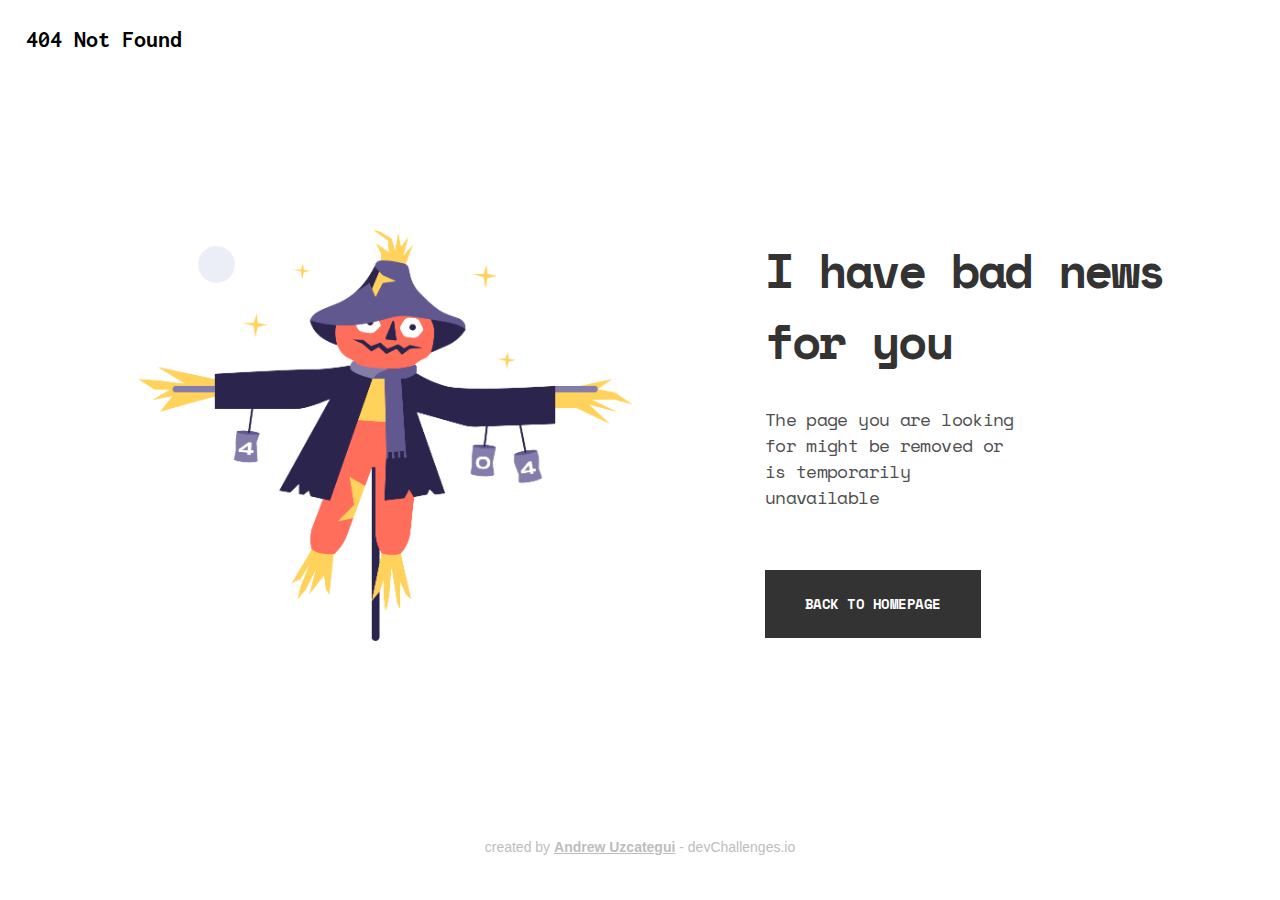
<file: 404 Not Found/index.html>
<!DOCTYPE html>
<html lang="en">
  <html>
    <head>
      <meta charset="utf-8" />
      <meta name="viewport" content="width=device-width, initial-scale=1.0" />
      <link rel="icon" type="image/svg+xml" href="./image/devchallenges.png" />
      <link rel="stylesheet" type="text/css" href="style.css" />
      <link
        href="https://fonts.googleapis.com/css2?family=Inconsolata:wght@400;700&family=Space+Mono:wght@400;700&display=swap"
        rel="stylesheet"
      />
      <title>404 Not Found</title>
    </head>

    <body>
      <header>
        <h1 class="title">404 Not Found</h1>
      </header>

      <main>
        <header class="left">
          <img src="image/Scarecrow.png" alt="Scarecrow" />
        </header>

        <div class="right">
          <h2 class="main-title">
            I have bad news <br />
            for you
          </h2>
          <p class="main-content">
            The page you are looking for might be removed or is temporarily
            unavailable
          </p>
          <input type="submit" value="Back to Homepage" class="button" />
        </div>
      </main>

      <footer>
        <p class="footer">
          created by <u>Andrew Uzcategui</u> - devChallenges.io
        </p>
      </footer>
    </body>
  </html>
</html>
</file>
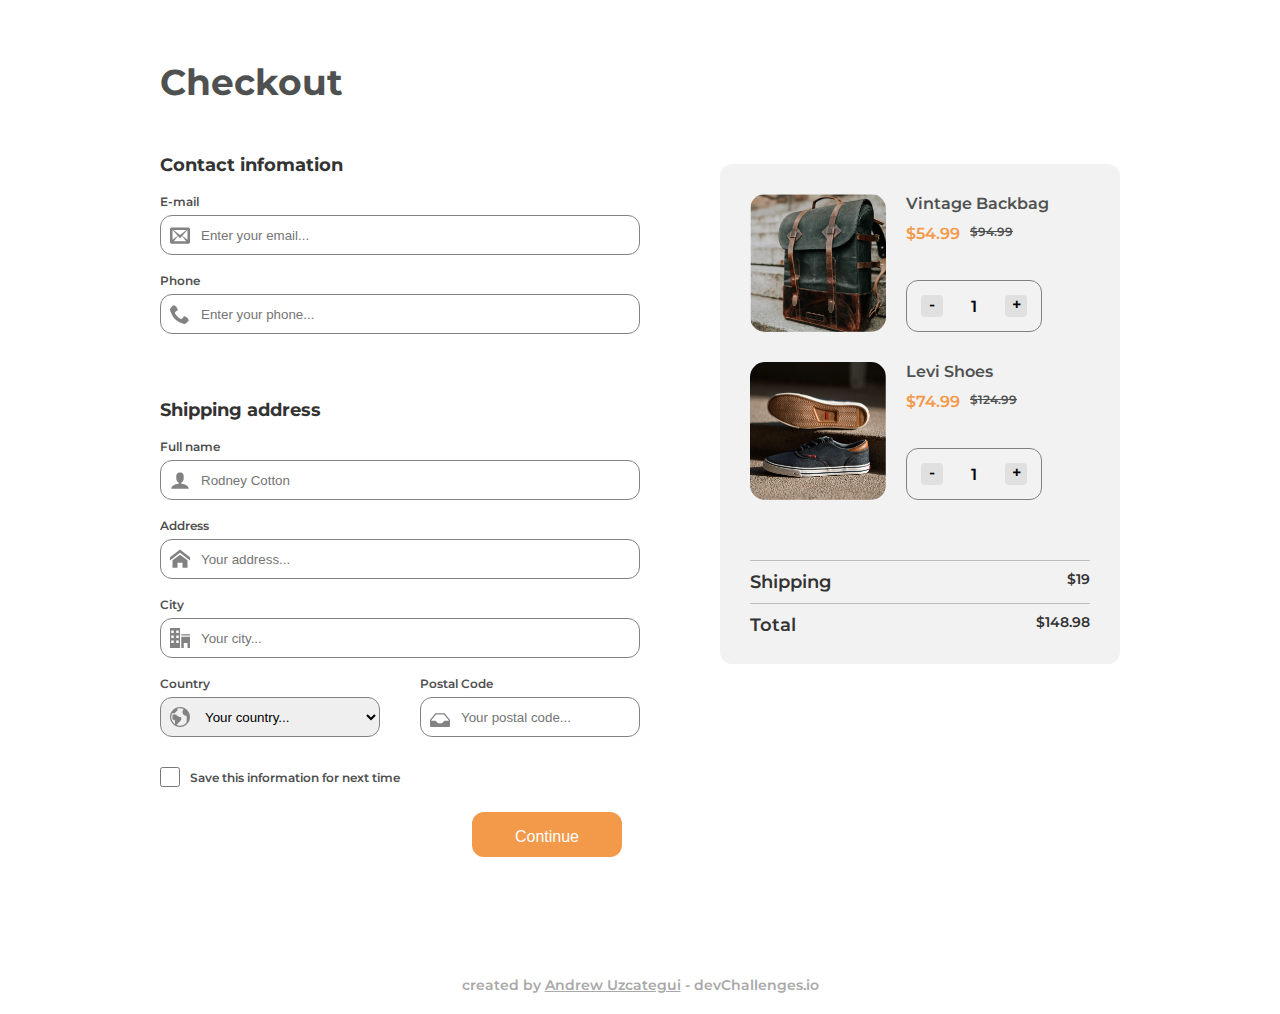
<file: Checkout Page/index.html>
<!DOCTYPE html>
<html lang="en">
  <head>
    <meta charset="utf-8">
    <meta name="viewport" content="width=device-width, initial-scale=1">
    <title>Checkout Page</title>
		<link rel="icon" type="image" href="./images/devchallenges.png" />
    <link rel="stylesheet" type="text/css" href="style.css">
  </head>
  <body>
  <!-- Svg -->
  <svg aria-hidden="true" style="position: absolute; width: 0; height: 0; overflow: hidden;" version="1.1" xmlns="http://www.w3.org/2000/svg" xmlns:xlink="http://www.w3.org/1999/xlink">
    <defs>

      <symbol id="icon-envelop" viewBox="0 0 32 32">
        <path d="M29 4h-26c-1.65 0-3 1.35-3 3v20c0 1.65 1.35 3 3 3h26c1.65 0 3-1.35 3-3v-20c0-1.65-1.35-3-3-3zM12.461 17.199l-8.461 6.59v-15.676l8.461 9.086zM5.512 8h20.976l-10.488 7.875-10.488-7.875zM12.79 17.553l3.21 3.447 3.21-3.447 6.58 8.447h-19.579l6.58-8.447zM19.539 17.199l8.461-9.086v15.676l-8.461-6.59z"></path>
      </symbol>

      <symbol id="icon-phone" viewBox="0 0 32 32">
        <path d="M22 20c-2 2-2 4-4 4s-4-2-6-4-4-4-4-6 2-2 4-4-4-8-6-8-6 6-6 6c0 4 4.109 12.109 8 16s12 8 16 8c0 0 6-4 6-6s-6-8-8-6z"></path>
      </symbol>


      <symbol id="icon-user" viewBox="0 0 32 32">
        <path d="M18 22.082v-1.649c2.203-1.241 4-4.337 4-7.432 0-4.971 0-9-6-9s-6 4.029-6 9c0 3.096 1.797 6.191 4 7.432v1.649c-6.784 0.555-12 3.888-12 7.918h28c0-4.030-5.216-7.364-12-7.918z"></path>
      </symbol>

      <symbol id="icon-home" viewBox="0 0 32 32">
        <path d="M32 18.451l-16-12.42-16 12.42v-5.064l16-12.42 16 12.42zM28 18v12h-8v-8h-8v8h-8v-12l12-9z"></path>
      </symbol>

      <symbol id="icon-office" viewBox="0 0 32 32">
        <path d="M0 32h16v-32h-16v32zM10 4h4v4h-4v-4zM10 12h4v4h-4v-4zM10 20h4v4h-4v-4zM2 4h4v4h-4v-4zM2 12h4v4h-4v-4zM2 20h4v4h-4v-4zM18 10h14v2h-14zM18 32h4v-8h6v8h4v-18h-14z"></path>
      </symbol>

      <symbol id="icon-earth" viewBox="0 0 32 32">
        <path d="M16 0c-8.837 0-16 7.163-16 16s7.163 16 16 16 16-7.163 16-16-7.163-16-16-16zM16 30c-1.967 0-3.84-0.407-5.538-1.139l7.286-8.197c0.163-0.183 0.253-0.419 0.253-0.664v-3c0-0.552-0.448-1-1-1-3.531 0-7.256-3.671-7.293-3.707-0.188-0.188-0.442-0.293-0.707-0.293h-4c-0.552 0-1 0.448-1 1v6c0 0.379 0.214 0.725 0.553 0.894l3.447 1.724v5.871c-3.627-2.53-6-6.732-6-11.489 0-2.147 0.484-4.181 1.348-6h3.652c0.265 0 0.52-0.105 0.707-0.293l4-4c0.188-0.188 0.293-0.442 0.293-0.707v-2.419c1.268-0.377 2.61-0.581 4-0.581 2.2 0 4.281 0.508 6.134 1.412-0.13 0.109-0.256 0.224-0.376 0.345-1.133 1.133-1.757 2.64-1.757 4.243s0.624 3.109 1.757 4.243c1.139 1.139 2.663 1.758 4.239 1.758 0.099 0 0.198-0.002 0.297-0.007 0.432 1.619 1.211 5.833-0.263 11.635-0.014 0.055-0.022 0.109-0.026 0.163-2.541 2.596-6.084 4.208-10.004 4.208z"></path>
      </symbol>


      <symbol id="icon-drawer2" viewBox="0 0 32 32">
        <path d="M31.781 20.375l-8-10c-0.19-0.237-0.477-0.375-0.781-0.375h-14c-0.304 0-0.591 0.138-0.781 0.375l-8 10c-0.142 0.177-0.219 0.398-0.219 0.625v9c0 1.105 0.895 2 2 2h28c1.105 0 2-0.895 2-2v-9c0-0.227-0.077-0.447-0.219-0.625zM30 22h-7l-4 4h-6l-4-4h-7v-0.649l7.481-9.351h13.039l7.481 9.351v0.649z"></path>
       </symbol>

    </defs>
  </svg>


    <header class="container">
      <h1>Checkout</h1>
    </header>

    <section class="section container">
    	<div class="checkout ">
	      <h5 class="form-title">Contact infomation</h5>
	      <form action="">

	        <label>E-mail</label>
	        <div class="form-header">
	          <svg class="icon icon-envelop"><use xlink:href="#icon-envelop"></use></svg>
	          <input type="email" class="email" placeholder="Enter your email..." required>
	        </div>

	        <label>Phone</label>
	        <div class="form-header">
	          <svg class="icon icon-phone"><use xlink:href="#icon-phone"></use></svg>
	          <input type="tel" class="phone" placeholder="Enter your phone..." required>
	        </div>


	        <h5 class="form-title">Shipping address</h5>
	        <form action="">

	          <label>Full name</label>
	          <div class="form-header">
	            <svg class="icon icon-user"><use xlink:href="#icon-user"></use></svg>
	            <input type="text" class="name" placeholder="Rodney Cotton" required>
	          </div>

	          <label>Address</label>
	          <div class="form-header">
	            <svg class="icon icon-home"><use xlink:href="#icon-home"></use></svg>
	            <input type="address" class="address" placeholder="Your address..." required>
	          </div>

	          <label>City</label>
	          <div class="form-header">
	            <svg class="icon icon-office"><use xlink:href="#icon-office"></use></svg>
	            <input type="address" class="city" placeholder="Your city...">
	          </div>

	          <div class="flex">
	              <div class="mg">
	                <label>Country</label>
	                <div class="form-header">
	                 <svg class="icon icon-earth"><use xlink:href="#icon-earth"></use></svg>
	                  <select name="" id="">
	                    <option value="0" selected disabled>Your country...</option>
	                    <option value="0">Turkey</option>
	                    <option value="0">France</option>
	                    <option value="0">Holland</option>
	                  </select>
	                </div>
	              </div>

	              <div>
	                <label>Postal Code</label>
	                  <div class="form-header">
	                   <svg class="icon icon-drawer2"><use xlink:href="#icon-drawer2"></use></svg>
	                    <input type="text" class="postal-code" placeholder="Your postal code...">
	                  </div>
	              </div>
	          </div>

	          <div class="checkbox">
	            <input type="checkbox" id="check">
	            <label for="check">Save this information for next time</label>
	          </div>

	          
	          <button type="submit">Continue</button>



	      </form>
	    </div>

	    <div class="card">

	    	<div class="product">
	    		<img src="images/photo1.png" alt="photo1">
	    		<div class="information">
	    			<h4>Vintage Backbag</h4>
		    		<div class="price">
		    			<p>$54.99</p>
		    			<span>$94.99</span>
		    		</div>
		    		<div class="qty">
		    			<div class="minus custom-number-input__minus">-</div>
		    			<p class="custom-number-input__number">1</p>
		    			<div class="plus custom-number-input__plus">+</div>
		    		</div>
	    		</div>
	    	</div>

	    	<div class="product">
	    		<img src="images/photo2.png" alt="photo2">
	    		<div class="information">
	    			<h4>Levi Shoes</h4>
		    		<div class="price">
		    			<p>$74.99</p>
		    			<span>$124.99</span>
		    		</div>
		    		<div class="qty">
		    			<div class="minus custom-number-input__minus">-</div>
		    			<p class="custom-number-input__number">1</p>
		    			<div class="plus custom-number-input__plus">+</div>
		    		</div>
	    		</div>
	    	</div>

	    	<div class="item-main">
	    		<div class="item">
		    		<p class="item-name">Shipping</p>
		    		<p class="item-price">$19</p>
		    	</div>
		    	
		    	<div class="item">
		    		<p class="item-name">Total</p>
		    		<p class="item-price">$148.98</p>
		    	</div>
	    	</div>

	    </div>

    </section>

		<footer>
			<p class="footer">
				created by <u>Andrew Uzcategui</u> - devChallenges.io
			</p>
		</footer>


    <script src="./index.js"></script>
  </body>
</html>
</file>
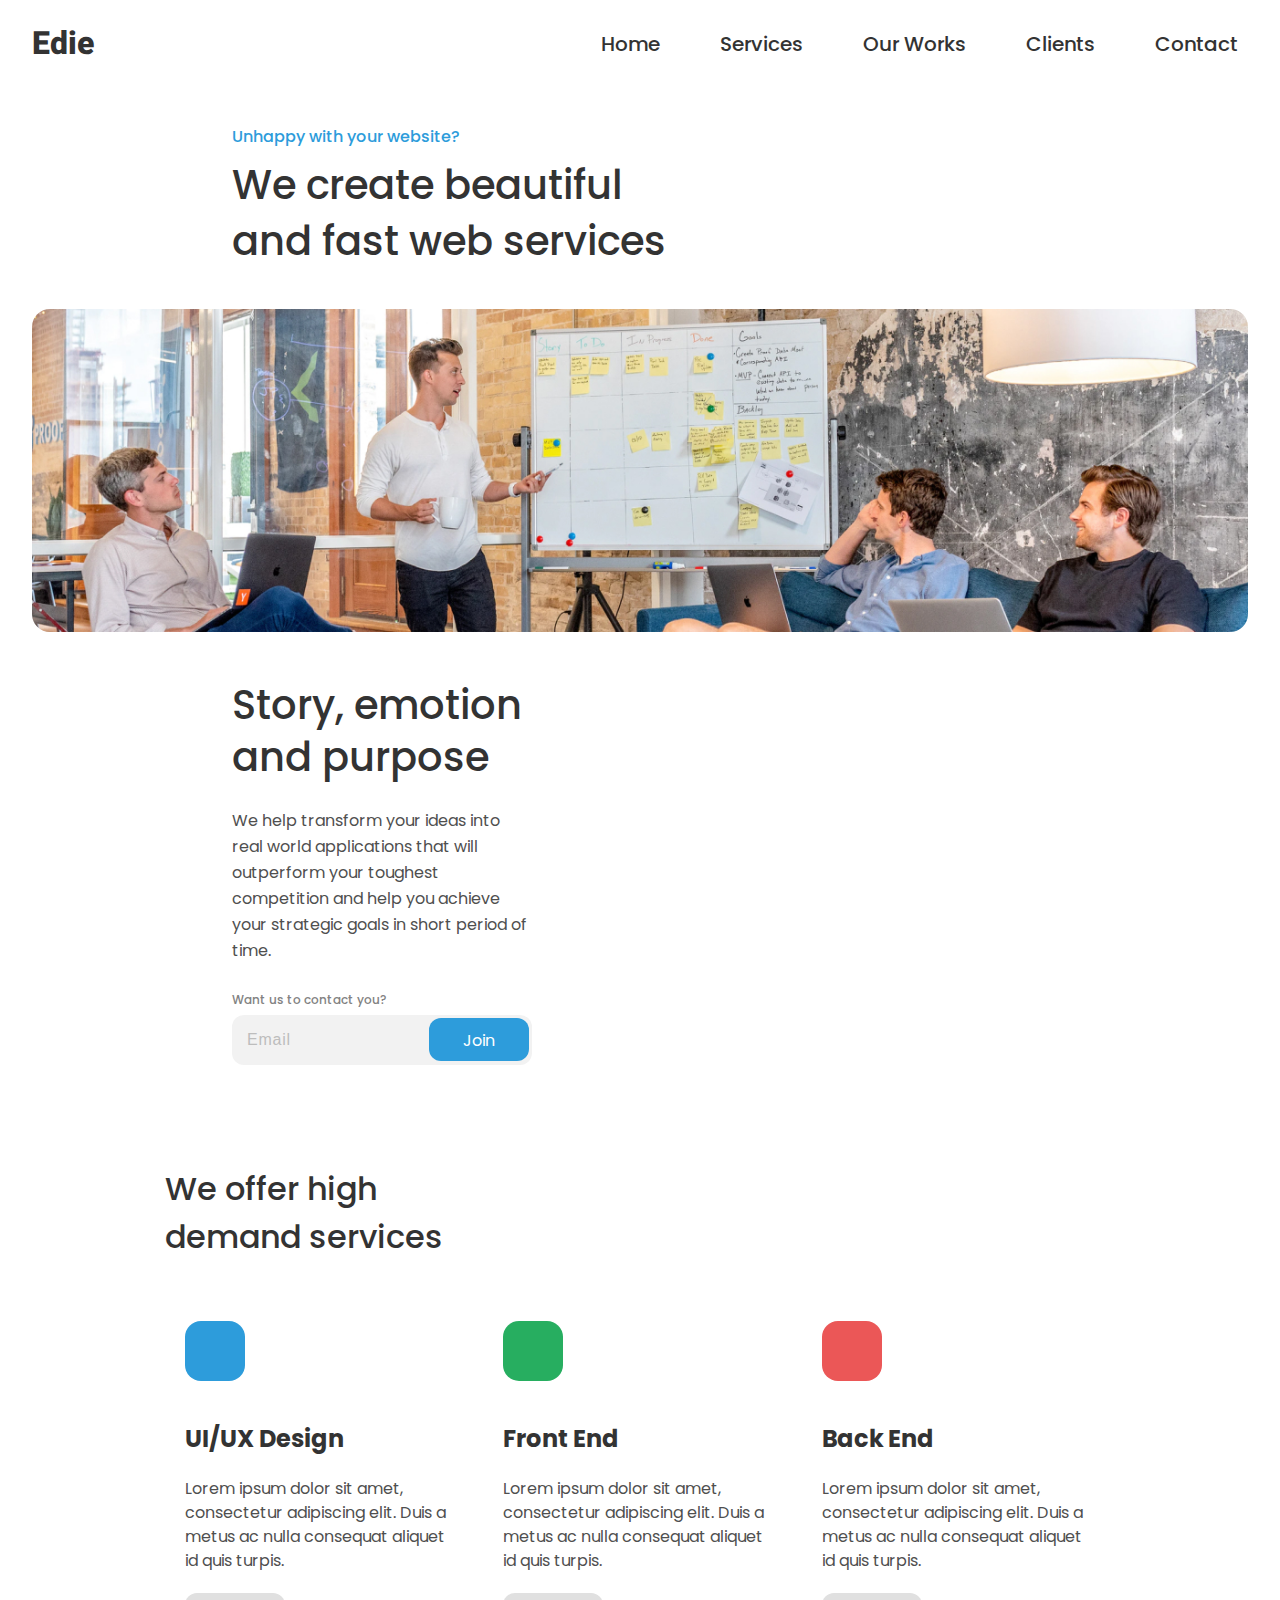
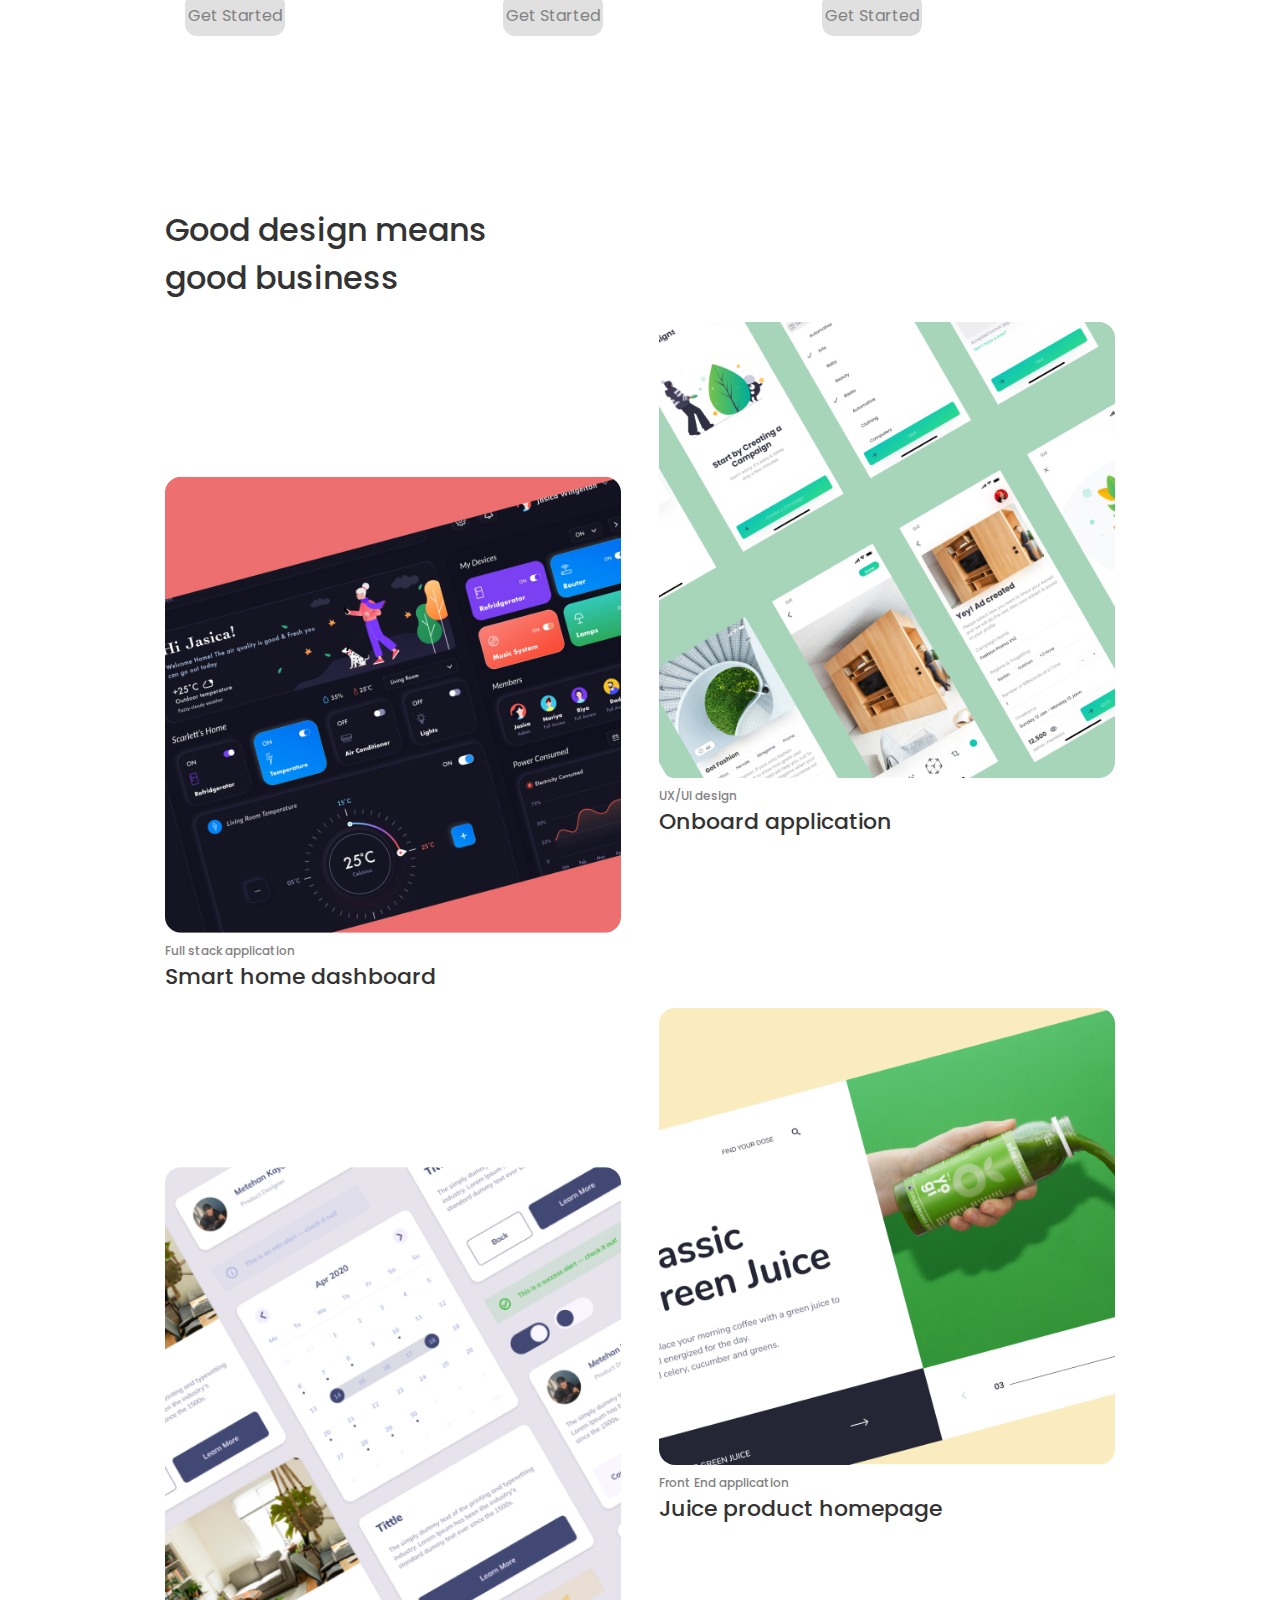
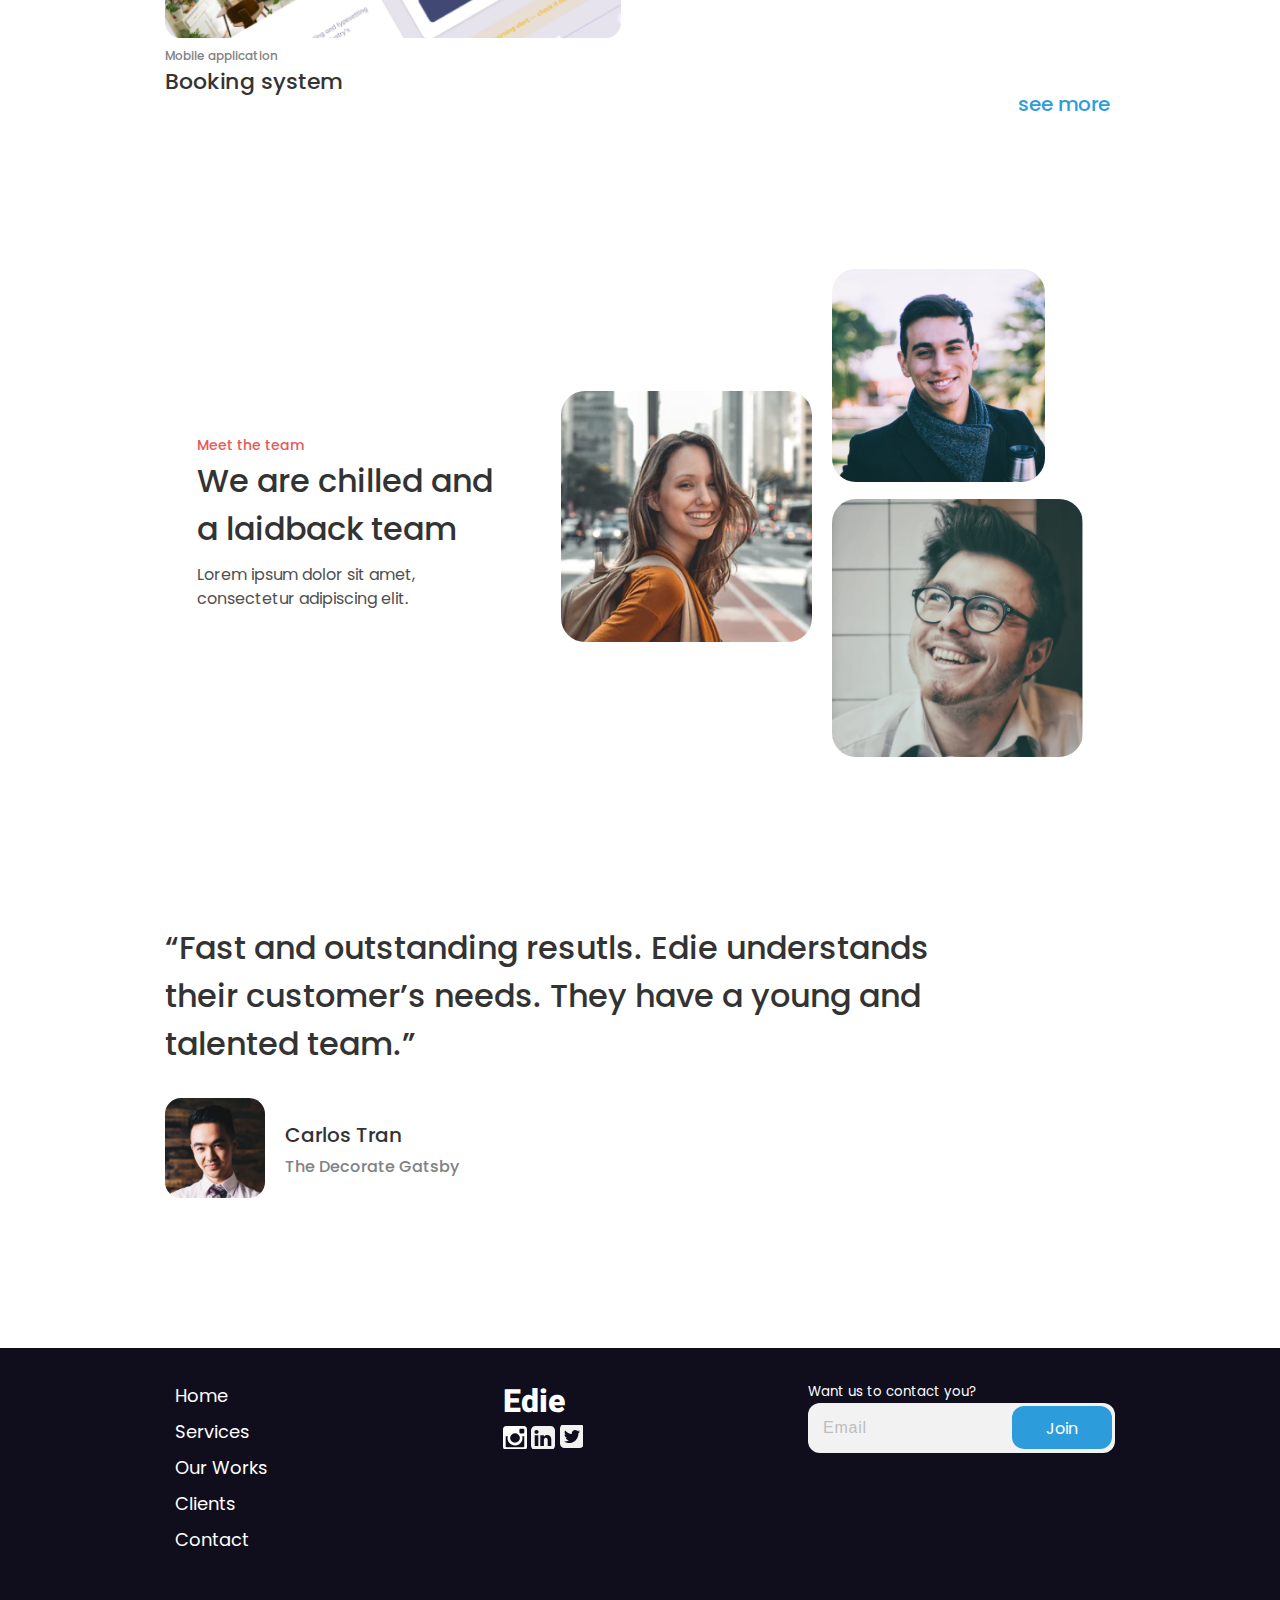
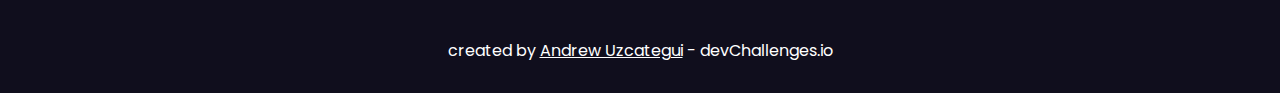
<file: Edie homepage/index.html>
<!DOCTYPE html>
<html lang="en">
  <head>
    <meta charset="UTF-8" />
    <meta name="viewport" content="width=device-width, initial-scale=1.0" />
    <link rel="icon" type="image/svg+xml" href="./images/devchallenges.png" />
    <link rel="stylesheet" href="css/style.css" />
    <link
      rel="stylesheet"
      href="https://use.fontawesome.com/releases/v5.8.1/css/all.css"
      integrity="sha384-50oBUHEmvpQ+1lW4y57PTFmhCaXp0ML5d60M1M7uH2+nqUivzIebhndOJK28anvf"
      crossorigin="anonymous"
    />
    <link
      href="https://fonts.googleapis.com/css2?family=Heebo:wght@800&family=Poppins:wght@400;500;600;700&display=swap"
      rel="stylesheet"
    />
    <title>Edie Homepage</title>
  </head>
  <body>
    <!-- Nav -->
    <div class="container">
      <header>
        <input type="checkbox" id="check" />
        <nav>
          <a href="index.html" class="logo">Edie</a>

          <ul>
            <li><a href="index.html">Home</a></li>
            <li><a href="#services">Services</a></li>
            <li><a href="#our-works">Our Works</a></li>
            <li><a href="#clients">Clients</a></li>
            <li><a href="#contact">Contact</a></li>
            <label for="check" class="hide">
              <i class="fas fa-times fa-2x"></i>
            </label>
          </ul>

          <label for="check" class="show">
            <i class="fas fa-bars fa-2x"></i>
          </label>
        </nav>
      </header>

      <main>
        <div class="main-container main-header">
          <p>Unhappy with your website?</p>
          <h1>We create beautiful and fast web services</h1>
        </div>
        <img src="images/heroImage.jpg" alt="heroImage" />
        <div class="main-container main-content">
          <h2>Story, emotion and purpose</h2>
          <p>
            We help transform your ideas into real world applications that will
            outperform your toughest competition and help you achieve your
            strategic goals in short period of time.
          </p>
          <small>Want us to contact you?</small>
          <form>
            <div class="form-group">
              <input type="email" placeholder="Email" />
              <a href="#" class="btn btn-primary btn-join">Join</a>
            </div>
          </form>
        </div>
      </main>
    </div>

    <div class="container-big">
      <section class="offer" id="services">
        <h2 class="offer-title">
          We offer high<br />
          demand services
        </h2>
        <div class="cards">
          <div class="card">
            <div class="icon icon-pen">
              <i class="fas fa-pen fa-2x"></i>
            </div>
            <h3 class="card-title">UI/UX Design</h3>
            <p class="card-content">
              Lorem ipsum dolor sit amet, consectetur adipiscing elit. Duis a
              metus ac nulla consequat aliquet id quis turpis.
            </p>
            <a href="#" class="btn btn-gray">Get Started</a>
          </div>

          <div class="card">
            <div class="icon icon-angle">
              <i class="fas fa-angle-double-right fa-2x"></i>
            </div>
            <h3 class="card-title">Front End</h3>
            <p class="card-content">
              Lorem ipsum dolor sit amet, consectetur adipiscing elit. Duis a
              metus ac nulla consequat aliquet id quis turpis.
            </p>
            <a href="#" class="btn btn-gray">Get Started</a>
          </div>

          <div class="card">
            <div class="icon icon-align">
              <i class="fas fa-align-left fa-2x"></i>
            </div>
            <h3 class="card-title">Back End</h3>
            <p class="card-content">
              Lorem ipsum dolor sit amet, consectetur adipiscing elit. Duis a
              metus ac nulla consequat aliquet id quis turpis.
            </p>
            <a href="#" class="btn btn-gray">Get Started</a>
          </div>
        </div>
      </section>

      <section class="projects" id="our-works">
        <h2 class="offer-title">
          Good design means<br />
          good business
        </h2>

        <div class="project">
          <div class="project-item left">
            <img src="images/smarthome.jpg" alt="smarthome" />
            <small>Full stack application</small>
            <p class="project-item-content">Smart home dashboard</p>
          </div>

          <div class="project-item">
            <img src="images/onboard.png" alt="onboard" />
            <small>UX/UI design</small>
            <p class="project-item-content">Onboard application</p>
          </div>

          <div class="project-item left">
            <img src="images/booking.png" alt="booking" />
            <small>Mobile application</small>
            <p class="project-item-content">Booking system</p>
          </div>

          <div class="project-item">
            <img src="images/juice-product.png" alt="juice-product" />
            <small>Front End application</small>
            <p class="project-item-content">Juice product homepage</p>
          </div>
        </div>
        <div class="see-more">
          <a href="#"
            >see more
            <i class="fas fa-arrow-right"></i>
          </a>
        </div>
      </section>

      <section class="team">
        <div class="team-main">
          <p class="team-title">Meet the team</p>
          <h2 class="offer-title">We are chilled and a laidback team</h2>
          <p class="team-content">
            Lorem ipsum dolor sit amet, consectetur adipiscing elit.
          </p>
        </div>

        <div class="team-images">
          <img src="images/person3.png" alt="person3" class="img3" />
          <div>
            <img src="images/person1.png" alt="person1" class="img1" />
            <img src="images/person2.png" alt="person2" class="img2" />
          </div>
        </div>
      </section>

      <section class="section-footer" id="clients">
        <blockquote>
          “Fast and outstanding resutls. Edie understands their customer’s
          needs. They have a young and talented team.”
        </blockquote>
        <div class="card">
          <img src="images/person4.png" alt="person4" />
          <div>
            <p class="name">Carlos Tran</p>
            <p class="title">The Decorate Gatsby</p>
          </div>
        </div>
      </section>
    </div>

    <footer>
      <div class="container-big" id="contact">
        <nav class="footer-nav">
          <ul>
            <li><a href="#">Home</a></li>
            <li><a href="#">Services</a></li>
            <li><a href="#">Our Works</a></li>
            <li><a href="#">Clients</a></li>
            <li><a href="#">Contact</a></li>
          </ul>
        </nav>

        <div class="svg-group">
          <a href="index.html" class="logo">Edie</a>
          <div>
            <a href="#"><img src="images/instagram.svg" alt="instagram" /></a>
            <a href="#"><img src="images/linkedin.svg" alt="linkedin" /></a>
            <a href="#"><img src="images/twitter.svg" alt="twitter" /></a>
          </div>
        </div>

        <div>
          <small>Want us to contact you?</small>
          <form>
            <div class="form-group">
              <input type="email" placeholder="Email" />
              <a href="#" class="btn btn-primary btn-join">Join</a>
            </div>
          </form>
        </div>
      </div>

      <p class="footer">
        created by <u>Andrew Uzcategui</u> - devChallenges.io
      </p>
    </footer>
  </body>
</html>
</file>
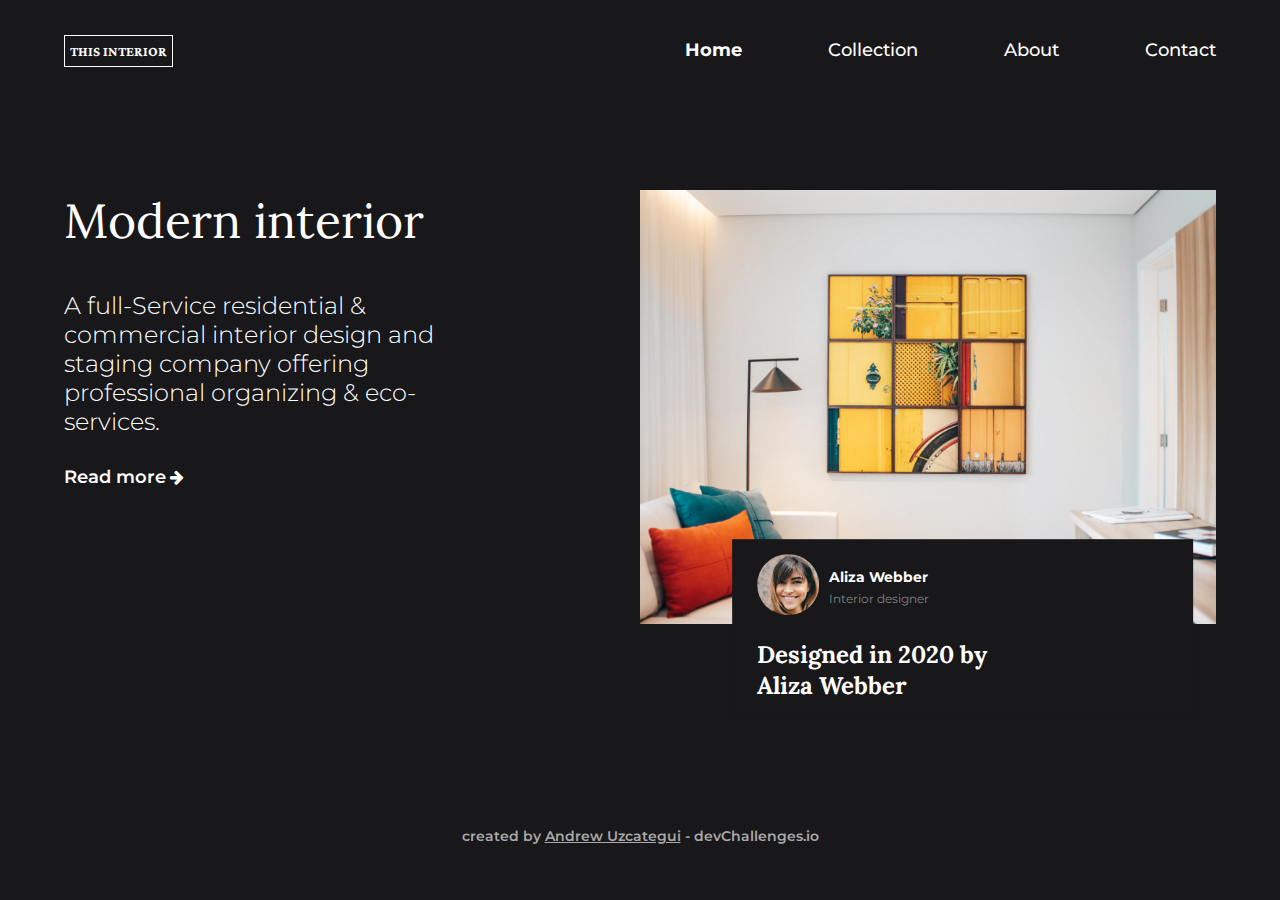
<file: Interior Consultant/index.html>
<!DOCTYPE html>
<html lang="en">
  <head>
    <meta charset="utf-8" />
    <meta
      name="viewport"
      content="width=device-width, initial-scale=1, maximum-scale=5"
    />
    <link rel="icon" type="image" href="./images/devchallenges.png" />
    <link rel="stylesheet" href="style.css" />
    <link
      rel="stylesheet"
      href="https://cdnjs.cloudflare.com/ajax/libs/font-awesome/4.7.0/css/font-awesome.min.css"
    />
    <link
      href="https://fonts.googleapis.com/css2?family=Crimson+Pro:wght@200&family=Lora:wght@400;700&family=Montserrat:wght@300;500;600&display=swap"
      rel="stylesheet"
    />

    <title>Interior Consultant</title>
  </head>
  <body>
    <header class="Header container">
      <h2 class="logo"><a href="#">This Interior</a></h2>
      <input type="checkbox" id="check" />

      <label for="check" class="show-menu">
        <i class="fa fa-bars"></i>
      </label>

      <nav>
        <ul>
          <li><a href="#" class="active">Home</a></li>
          <li><a href="#">Collection</a></li>
          <li><a href="#">About</a></li>
          <li><a href="#">Contact</a></li>
        </ul>
        <label for="check" class="hide-menu">
          <i class="fa fa-times"></i>
        </label>
      </nav>
    </header>

    <main class="Main container">
      <section class="main-content">
        <h1 class="main-content-header">Modern interior</h1>
        <p class="main-content-p">
          A full-Service residential & commercial interior design and staging
          company offering professional organizing & eco-services.
        </p>
        <a href="#">Read more</a>
        <i class="fa fa-arrow-right"></i>
      </section>

      <section class="main-image">
        <img src="images/photo1.png" alt="photo1" />

        <div class="card">
          <div class="card-header">
            <div class="card-header-img">
              <img src="images/photo2.png" alt="photo2" />
            </div>
            <div class="card-header-content">
              <h4>Aliza Webber</h4>
              <p>Interior designer</p>
            </div>
          </div>
          <div class="card-main">
            <h4>Designed in 2020 by Aliza Webber</h4>
          </div>
        </div>
      </section>
    </main>

    <footer>
      <p class="footer">
        created by <u>Andrew Uzcategui</u> - devChallenges.io
      </p>
    </footer>
  </body>
</html>
</file>
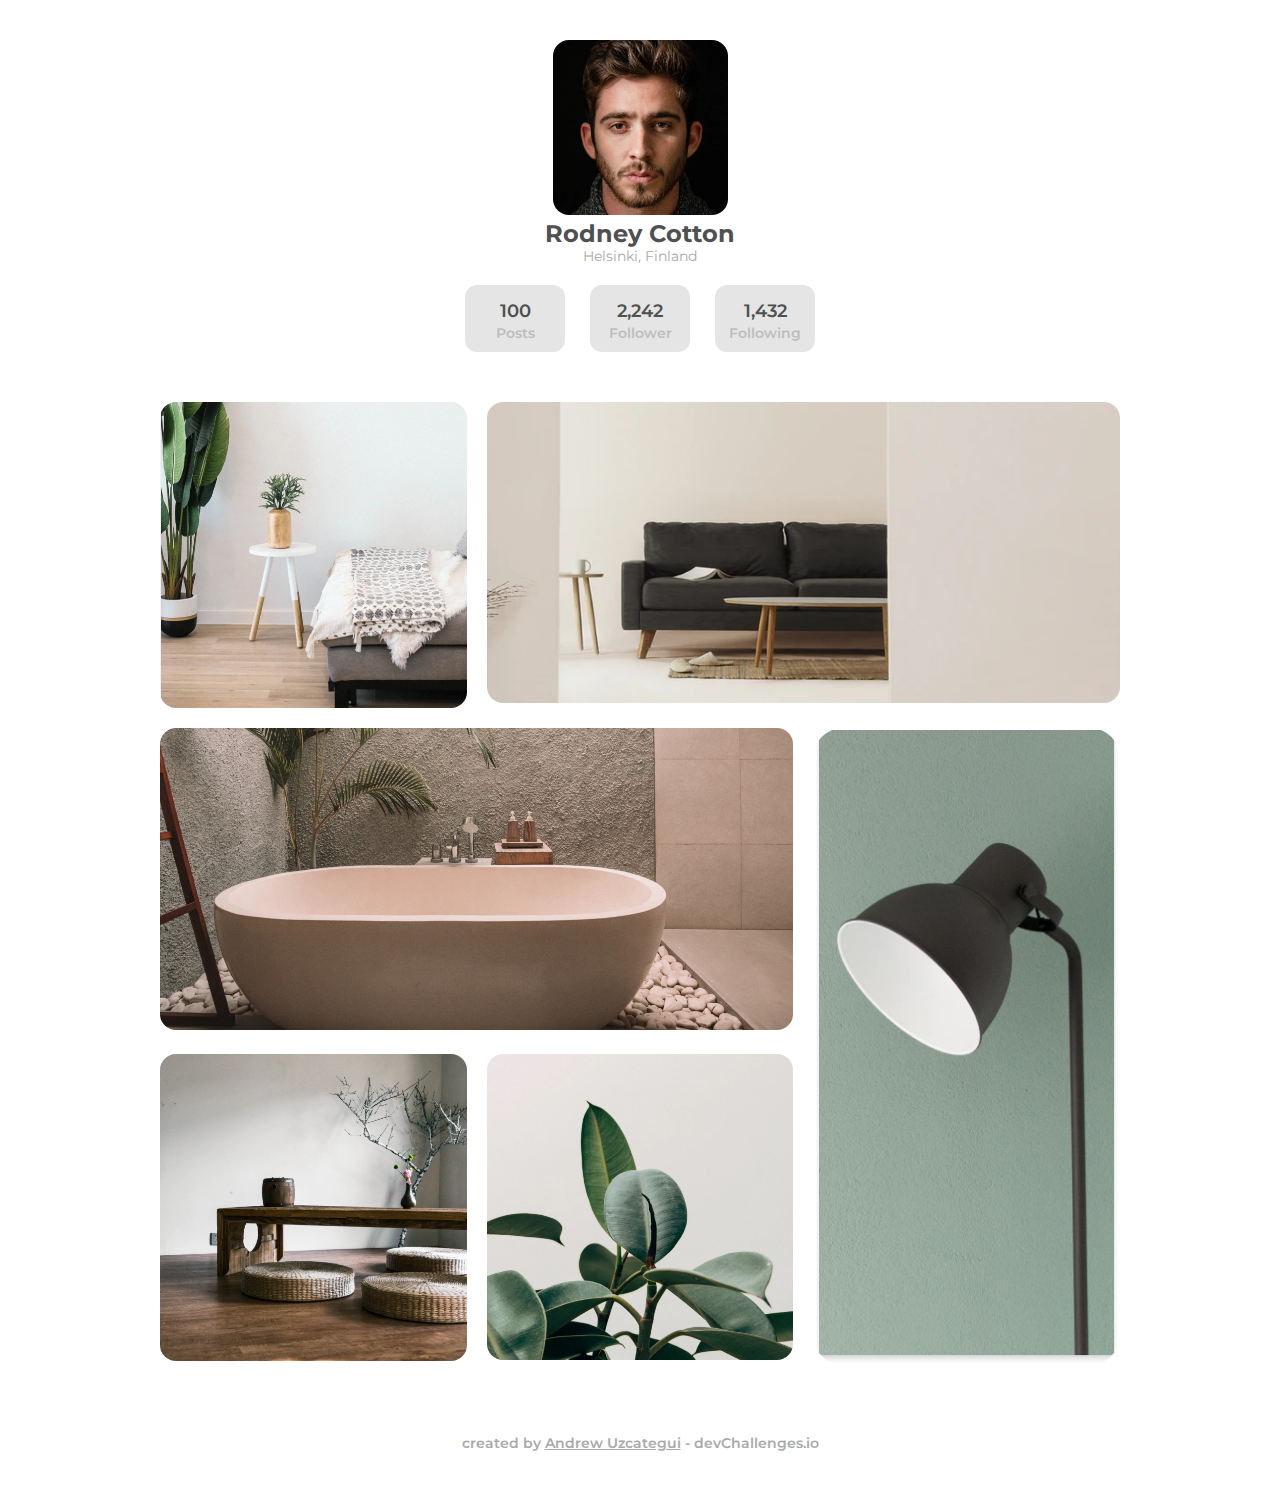
<file: My Gallery/index.html>
<!DOCTYPE html>
<html lang="en">
  <head>
    <meta charset="utf-8" />
    <meta name="viewport" content="width=device-width, initial-scale=1.0" />
    <title>My Gallery Master</title>
    <link rel="icon" type="image" href="./images/devchallenges.png" />
    <link rel="stylesheet" type="text/css" href="style.css" />
  </head>
  <body>
    <div class="container">
      <header>
        <div class="profile">
          <img
            src="images/profilePhoto.png"
            alt="profilePhoto"
            class="profile-img"
          />
          <h2>Rodney Cotton</h2>
          <p>Helsinki, Finland</p>
          <div class="profile-info">
            <div class="profile-item">
              <p class="number">100</p>
              <p class="desc">Posts</p>
            </div>
            <div class="profile-item">
              <p class="number">2,242</p>
              <p class="desc">Follower</p>
            </div>
            <div class="profile-item">
              <p class="number">1,432</p>
              <p class="desc">Following</p>
            </div>
          </div>
        </div>
      </header>

      <main>
        <img src="images/photo1.png" class="img p1" />
        <img src="images/photo2.png" class="img p2" />
        <img src="images/photo3.png" class="img p3" />
        <img src="images/photo4.png" class="img p4" />
        <img src="images/photo6.png" class="img p6" />
        <img src="images/photo5.png" class="img p5" />
      </main>

      <footer>
        <p class="footer">
          created by <u>Andrew Uzcategui</u> - devChallenges.io
        </p>
      </footer>
    </div>
  </body>
</html>
</file>
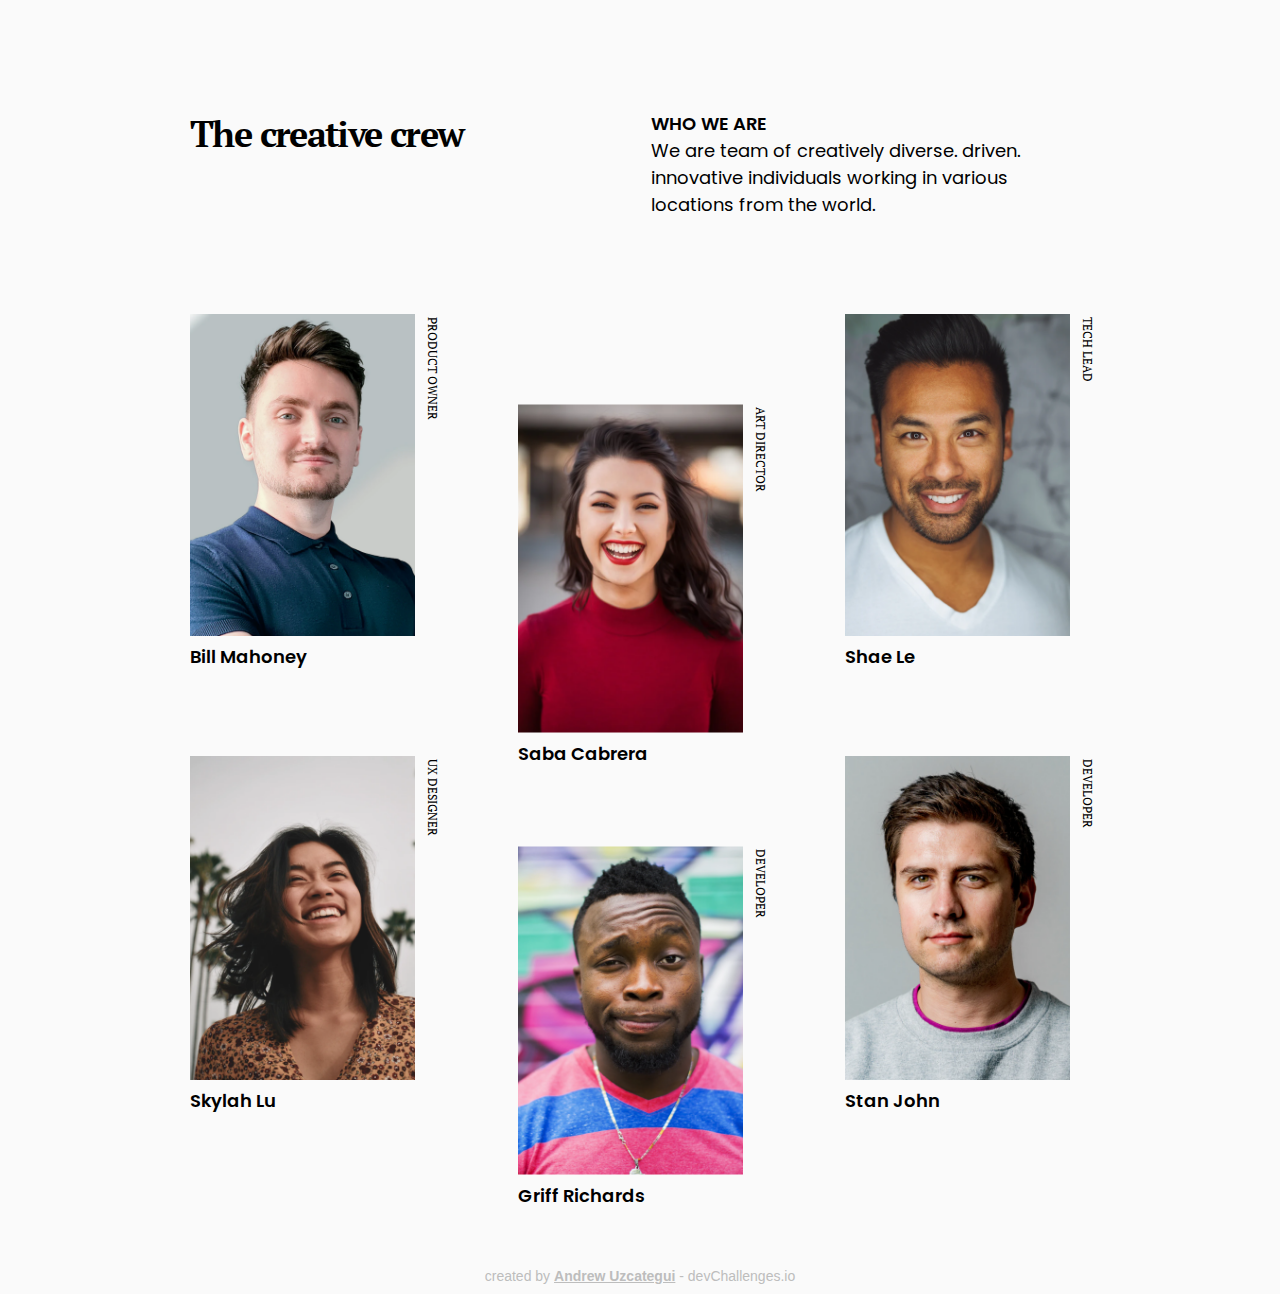
<file: My team page/index.html>
<!DOCTYPE html>
<html lang="en">
<html>
	<head>
		<meta charset="utf-8">
		<meta name="viewport" content="width=device-width, initial-scale=1, shrink-to-fit=no">
		<link rel="icon" type="image" href="./images/devchallenges.png" />
		<title>My team page</title>
		<link rel="stylesheet" type="text/css" href="style.css">
		<link href="https://fonts.googleapis.com/css2?family=PT+Serif:wght@400;700&family=Poppins:wght@400;600&display=swap" rel="stylesheet">
	</head>
	<body>	
		<div class="container">
			<header class="Header">
				<h1 class="Header-main">The creative crew</h1>
				<div class="Header-content">
					<h3 class="Header-title">Who we are</h3>
					<p class="Header-subtitle">We are team of creatively diverse.  driven.  innovative individuals working in various locations from the world.</p>
				</div>
			</header>
			<main >
				<div class="images-group">
					<img src="images/photo1.png" alt="" class="image">
					<p class="title">Product owner</p>	
					<p class="name">Bill Mahoney</p>
				</div>
				<div class="images-group middle right">
					<img src="images/photo2.png" alt="" class="image">
					<p class="title">Art director</p>	
					<p class="name">Saba Cabrera</p>
				</div>
				<div class="images-group">
					<img src="images/photo3.png" alt="" class="image">
					<p class="title">Tech Lead</h3>	
					<p class="name">Shae Le</p>
				</div>
				<div class="images-group right">
					<img src="images/photo4.png" alt="" class="image">
					<p class="title">UX Designer</h3>	
					<p class="name">Skylah Lu</p>
				</div>
				<div class="images-group middle">
					<img src="images/photo5.png" alt="" class="image">
					<p class="title">Developer</h3>	
					<p class="name">Griff Richards</p>
				</div>
				<div class="images-group right">
					<img src="images/photo6.png" alt="" class="image">
					<p class="title">Developer</h3>	
					<p class="name">Stan John</p>
				</div>
			</main>
			<footer>
        <p class="footer">
          created by <u>Andrew Uzcategui</u> - devChallenges.io
        </p>
      </footer>
		</div>
	</body>
</html>
</file>
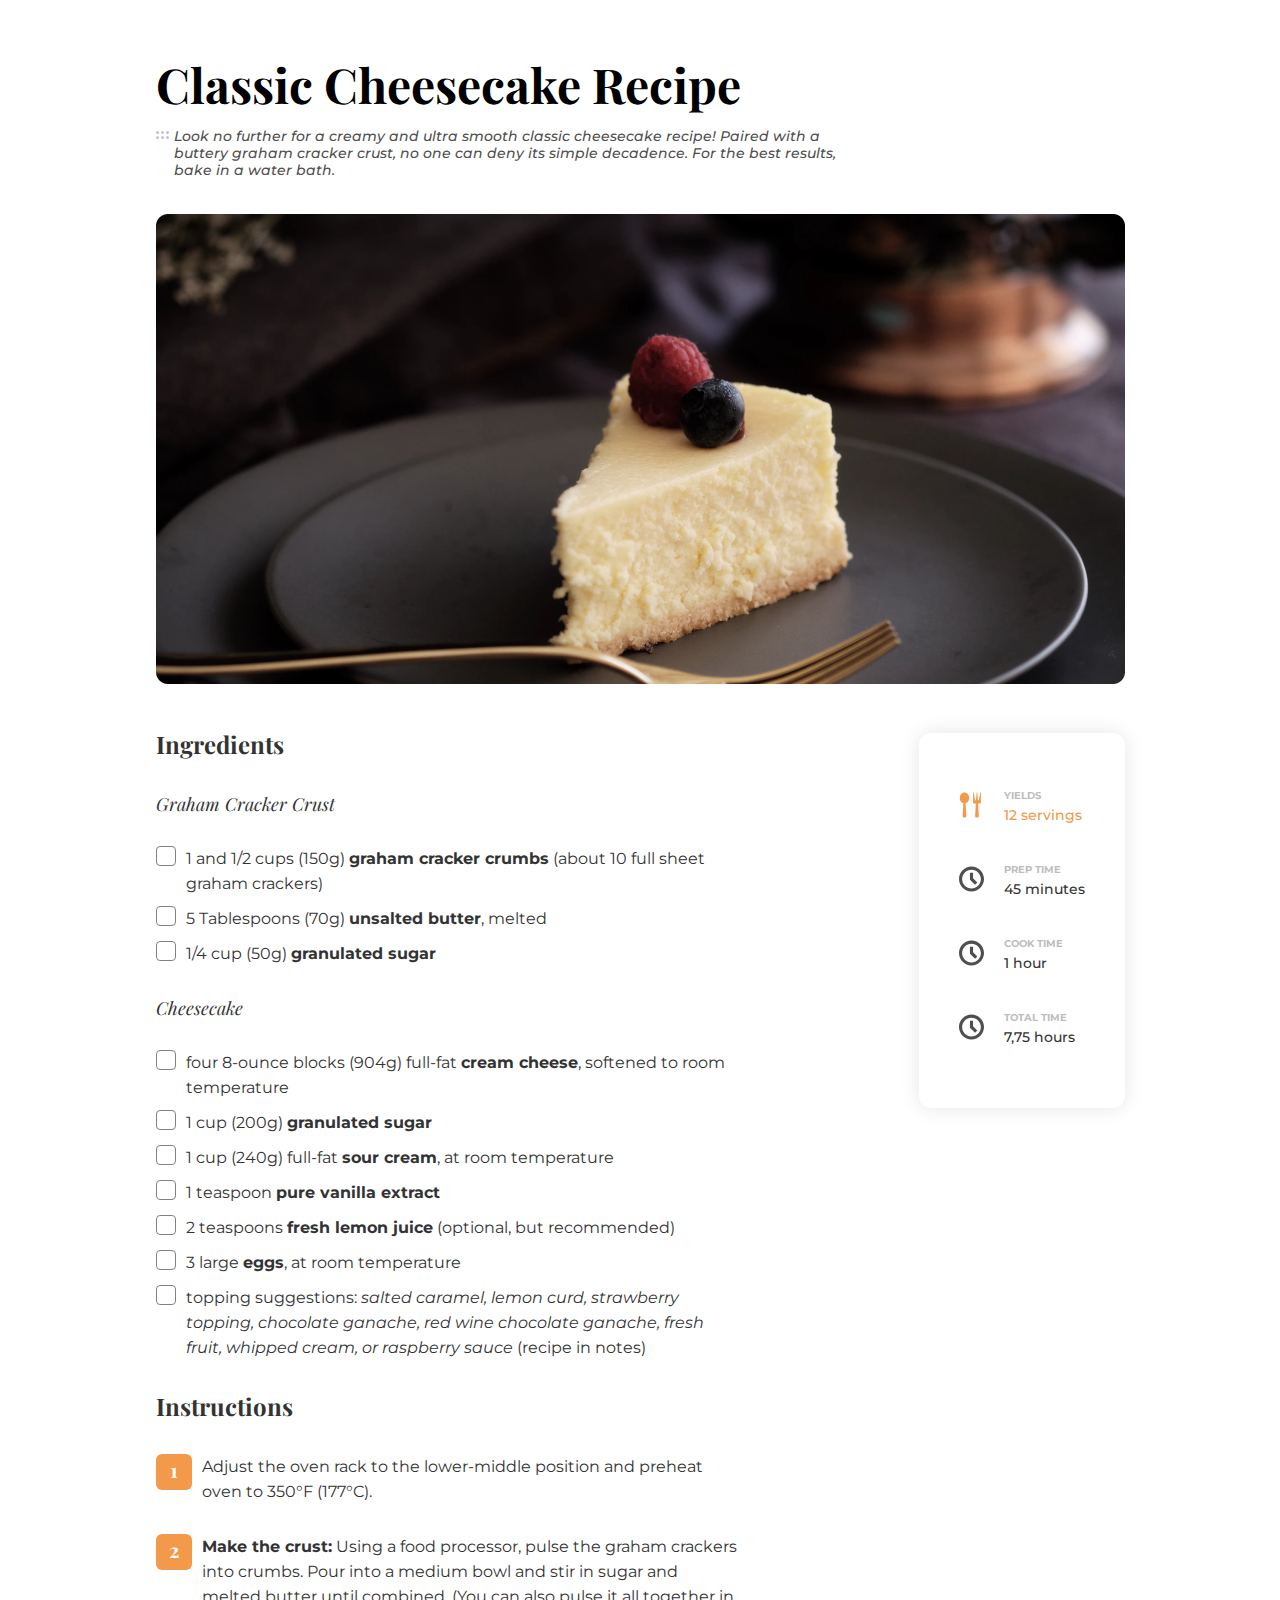
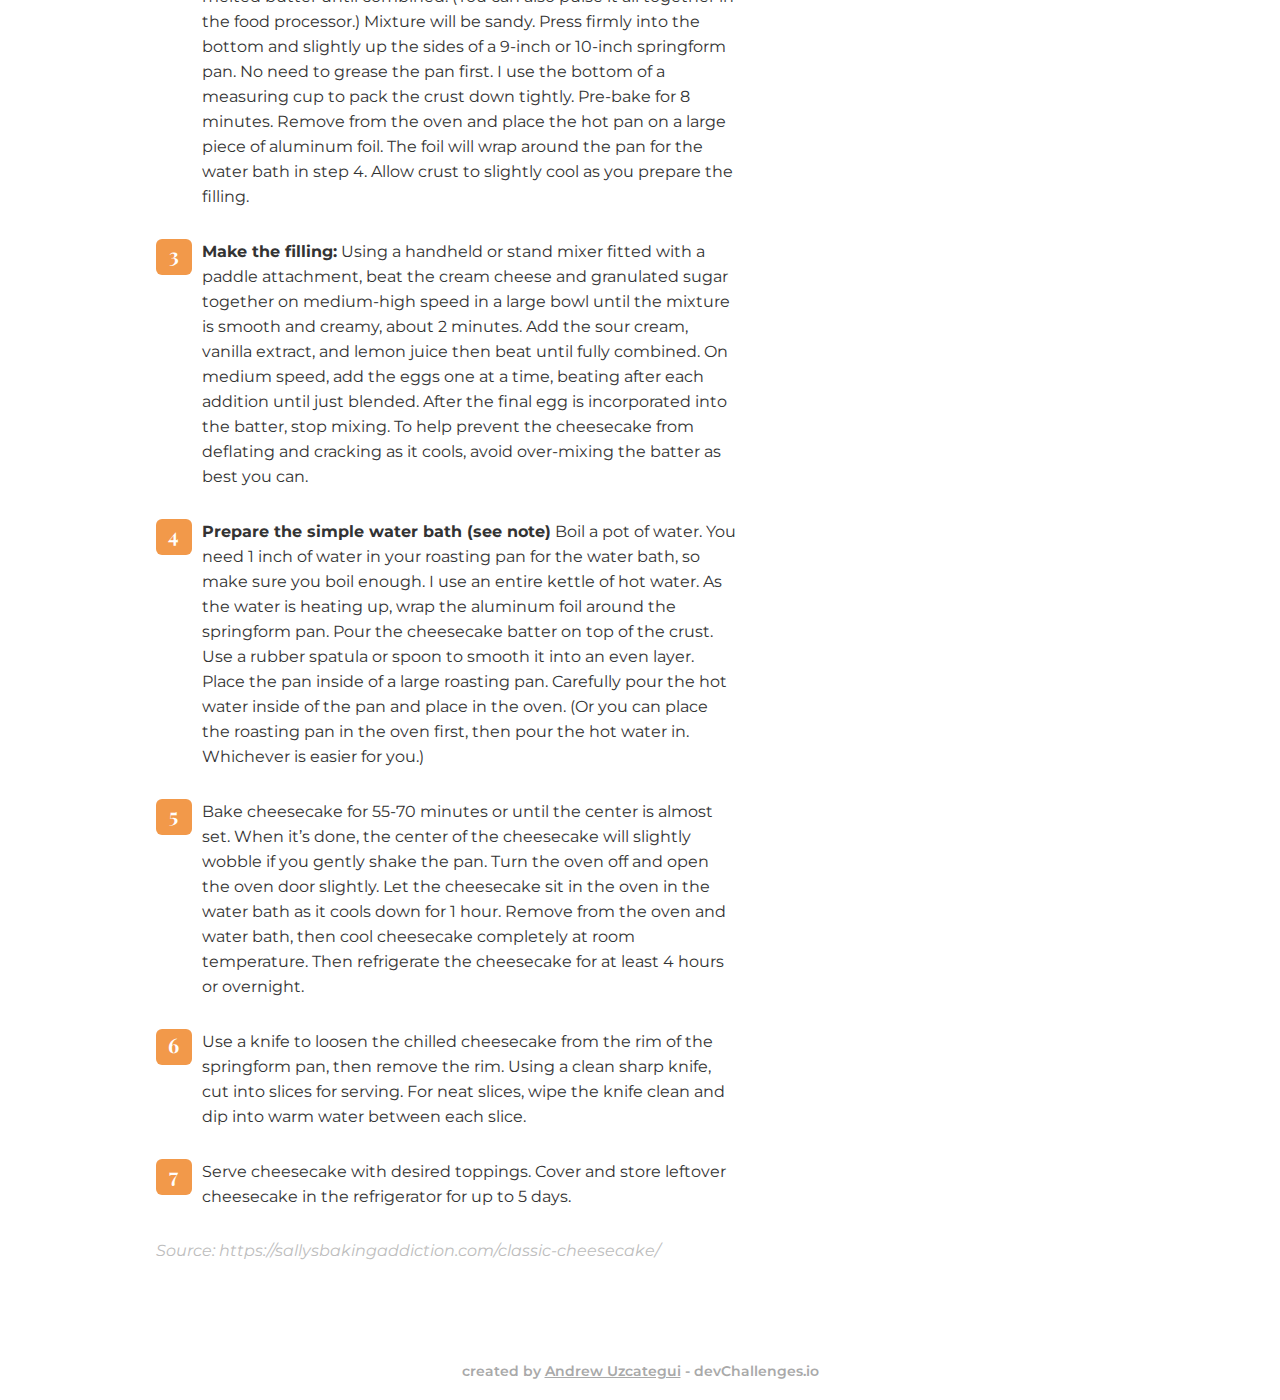
<file: Recipe page/index.html>
<!DOCTYPE html>
<meta lang="en" />
<html>
  <head>
    <meta charset="utf-8" />
    <meta name="viewport" content="width=device-width, initial-scale=1.0" />
    <title>Recipe Blog</title>
		<link rel="icon" type="image" href="./images/devchallenges.png" />
    <link rel="stylesheet" type="text/css" href="style.css" />
  </head>

  <body>
    <svg
      aria-hidden="true"
      style="position: absolute; width: 0; height: 0; overflow: hidden"
      version="1.1"
      xmlns="http://www.w3.org/2000/svg"
      xmlns:xlink="http://www.w3.org/1999/xlink"
    >
      <defs>
        <symbol id="icon-spoon-knife" viewBox="0 0 32 32">
          <path
            d="M7 0c-3.314 0-6 3.134-6 7 0 3.31 1.969 6.083 4.616 6.812l-0.993 16.191c-0.067 1.098 0.778 1.996 1.878 1.996h1c1.1 0 1.945-0.898 1.878-1.996l-0.993-16.191c2.646-0.729 4.616-3.502 4.616-6.812 0-3.866-2.686-7-6-7zM27.167 0l-1.667 10h-1.25l-0.833-10h-0.833l-0.833 10h-1.25l-1.667-10h-0.833v13c0 0.552 0.448 1 1 1h2.604l-0.982 16.004c-0.067 1.098 0.778 1.996 1.878 1.996h1c1.1 0 1.945-0.898 1.878-1.996l-0.982-16.004h2.604c0.552 0 1-0.448 1-1v-13h-0.833z"
          ></path>
        </symbol>

        <symbol id="icon-clock" viewBox="0 0 32 32">
          <path
            d="M20.586 23.414l-6.586-6.586v-8.828h4v7.172l5.414 5.414zM16 0c-8.837 0-16 7.163-16 16s7.163 16 16 16 16-7.163 16-16-7.163-16-16-16zM16 28c-6.627 0-12-5.373-12-12s5.373-12 12-12c6.627 0 12 5.373 12 12s-5.373 12-12 12z"
          ></path>
        </symbol>
      </defs>
    </svg>

    <header>
      <div class="container">
        <h1>Classic Cheesecake Recipe</h1>
        <div class="header-content">
          <img src="images/6dots.svg" alt="6-dots" class="six-dots" />
          <p>
            <i
              >Look no further for a creamy and ultra smooth classic cheesecake
              recipe! Paired with a buttery graham cracker crust, no one can
              deny its simple decadence. For the best results, bake in a water
              bath.</i
            >
          </p>
        </div>
      </div>
    </header>

    <figure>
      <div class="container">
        <img src="images/photo1.png" alt="cake-photo" />
      </div>
    </figure>

    <div class="container">
      <section class="section-top">
        <div class="time-section">
          <div class="time-top">
            <svg class="icon icon-spoon-knife">
              <use xlink:href="#icon-spoon-knife"></use>
            </svg>
            <div>
              <h6 class="time-content">Yields</h6>
              <p class="time-subtitle time-color">12 servings</p>
            </div>
          </div>

          <div class="time-flex">
            <div class="time">
              <svg class="icon icon-clock">
                <use xlink:href="#icon-clock"></use>
              </svg>
              <div>
                <h6 class="time-content">Prep Time</h6>
                <p class="time-subtitle">45 minutes</p>
              </div>
            </div>

            <div class="time">
              <svg class="icon icon-clock">
                <use xlink:href="#icon-clock"></use>
              </svg>
              <div>
                <h6 class="time-content">Cook Time</h6>
                <p class="time-subtitle">1 hour</p>
              </div>
            </div>

            <div class="time">
              <svg class="icon icon-clock">
                <use xlink:href="#icon-clock"></use>
              </svg>
              <div>
                <h6 class="time-content">Total Time</h6>
                <p class="time-subtitle">7,75 hours</p>
              </div>
            </div>
          </div>
        </div>

        <div class="content">
          <h2 class="content-main">Ingredients</h2>
          <h3 class="content-header"><i>Graham Cracker Crust</i></h3>

          <div class="content-block">
            <div class="content-icon"></div>
            <p class="content-desc">
              1 and 1/2 cups (150g)
              <strong>graham cracker crumbs</strong> (about 10 full sheet graham
              crackers)
            </p>
          </div>

          <div class="content-block">
            <div class="content-icon"></div>
            <p class="content-desc">
              5 Tablespoons (70g) <strong>unsalted butter</strong>, melted
            </p>
          </div>

          <div class="content-block">
            <div class="content-icon"></div>
            <p class="content-desc">
              1/4 cup (50g) <strong>granulated sugar</strong>
            </p>
          </div>

          <h3 class="content-header"><i>Cheesecake</i></h3>
          <div class="content-block">
            <div class="content-icon"></div>
            <p class="content-desc">
              four 8-ounce blocks (904g) full-fat <strong>cream cheese</strong>,
              softened to room temperature
            </p>
          </div>
          <div class="content-block">
            <div class="content-icon"></div>
            <p class="content-desc">
              1 cup (200g) <strong>granulated sugar</strong>
            </p>
          </div>
          <div class="content-block">
            <div class="content-icon"></div>
            <p class="content-desc">
              1 cup (240g) full-fat <strong>sour cream</strong>, at room
              temperature
            </p>
          </div>
          <div class="content-block">
            <div class="content-icon"></div>
            <p class="content-desc">
              1 teaspoon <strong>pure vanilla extract</strong>
            </p>
          </div>
          <div class="content-block">
            <div class="content-icon"></div>
            <p class="content-desc">
              2 teaspoons <strong>fresh lemon juice</strong> (optional, but
              recommended)
            </p>
          </div>
          <div class="content-block">
            <div class="content-icon"></div>
            <p class="content-desc">
              3 large <strong>eggs</strong>, at room temperature
            </p>
          </div>
          <div class="content-block">
            <div class="content-icon"></div>
            <p class="content-desc">
              topping suggestions:
              <i
                >salted caramel, lemon curd, strawberry topping, chocolate
                ganache, red wine chocolate ganache, fresh fruit, whipped cream,
                or raspberry sauce</i
              >
              (recipe in notes)
            </p>
          </div>
        </div>
      </section>

      <section class="section-bottom">
        <div class="content">
          <h2 class="content-main">Instructions</h2>
          <div class="content-block content-block-bm">
            <div class="content-icon-two">1</div>
            <p class="content-desc">
              Adjust the oven rack to the lower-middle position and preheat oven
              to 350°F (177°C).
            </p>
          </div>

          <div class="content-block content-block-bm">
            <div class="content-icon-two">2</div>
            <p class="content-desc">
              <strong>Make the crust:</strong> Using a food processor, pulse the
              graham crackers into crumbs. Pour into a medium bowl and stir in
              sugar and melted butter until combined. (You can also pulse it all
              together in the food processor.) Mixture will be sandy. Press
              firmly into the bottom and slightly up the sides of a 9-inch or
              10-inch springform pan. No need to grease the pan first. I use the
              bottom of a measuring cup to pack the crust down tightly. Pre-bake
              for 8 minutes. Remove from the oven and place the hot pan on a
              large piece of aluminum foil. The foil will wrap around the pan
              for the water bath in step 4. Allow crust to slightly cool as you
              prepare the filling.
            </p>
          </div>

          <div class="content-block content-block-bm">
            <div class="content-icon-two">3</div>
            <p class="content-desc">
              <strong>Make the filling:</strong> Using a handheld or stand mixer
              fitted with a paddle attachment, beat the cream cheese and
              granulated sugar together on medium-high speed in a large bowl
              until the mixture is smooth and creamy, about 2 minutes. Add the
              sour cream, vanilla extract, and lemon juice then beat until fully
              combined. On medium speed, add the eggs one at a time, beating
              after each addition until just blended. After the final egg is
              incorporated into the batter, stop mixing. To help prevent the
              cheesecake from deflating and cracking as it cools, avoid
              over-mixing the batter as best you can.
            </p>
          </div>

          <div class="content-block content-block-bm">
            <div class="content-icon-two">4</div>
            <p class="content-desc">
              <strong>Prepare the simple water bath (see note)</strong> Boil a
              pot of water. You need 1 inch of water in your roasting pan for
              the water bath, so make sure you boil enough. I use an entire
              kettle of hot water. As the water is heating up, wrap the aluminum
              foil around the springform pan. Pour the cheesecake batter on top
              of the crust. Use a rubber spatula or spoon to smooth it into an
              even layer. Place the pan inside of a large roasting pan.
              Carefully pour the hot water inside of the pan and place in the
              oven. (Or you can place the roasting pan in the oven first, then
              pour the hot water in. Whichever is easier for you.)
            </p>
          </div>

          <div class="content-block content-block-bm">
            <div class="content-icon-two">5</div>
            <p class="content-desc">
              Bake cheesecake for 55-70 minutes or until the center is almost
              set. When it’s done, the center of the cheesecake will slightly
              wobble if you gently shake the pan. Turn the oven off and open the
              oven door slightly. Let the cheesecake sit in the oven in the
              water bath as it cools down for 1 hour. Remove from the oven and
              water bath, then cool cheesecake completely at room temperature.
              Then refrigerate the cheesecake for at least 4 hours or overnight.
            </p>
          </div>

          <div class="content-block content-block-bm">
            <div class="content-icon-two">6</div>
            <p class="content-desc">
              Use a knife to loosen the chilled cheesecake from the rim of the
              springform pan, then remove the rim. Using a clean sharp knife,
              cut into slices for serving. For neat slices, wipe the knife clean
              and dip into warm water between each slice.
            </p>
          </div>

          <div class="content-block content-block-bm">
            <div class="content-icon-two">7</div>
            <p class="content-desc">
              Serve cheesecake with desired toppings. Cover and store leftover
              cheesecake in the refrigerator for up to 5 days.
            </p>
          </div>
        </div>
      </section>

      <p class="source">
        Source: https://sallysbakingaddiction.com/classic-cheesecake/
      </p>
    </div>

    <footer>
      <p class="footer">
        created by <u>Andrew Uzcategui</u> - devChallenges.io
      </p>
    </footer>
  </body>
</html>
</file>
<file: 404 Not Found/style.css>
* {
  box-sizing: border-box;
  padding: 0;
  margin: 0;
  /* overflow: hidden; */
}

html,
body {
  font-style: normal;
  margin: 8px;
}

main {
  display: flex;
  justify-content: center;
  flex-direction: column;
  justify-content: space-between;
}

.left {
  justify-content: center;
}

img {
  width: 80%;
  padding: 3em 1em;
}

.right {
  padding: 0 10px;
}

header .title {
  font-family: Inconsolata;
  font-size: 24px;
  padding: 10px;
}

h2 {
  font-family: Space Mono;
  font-weight: bold;
  font-size: 48px;
  letter-spacing: -0.05em;
  color: #333333;

  margin-bottom: 30px;
}

.main-content {
  font-family: Space Mono;
  font-size: 18px;
  letter-spacing: -0.035em;
  font-weight: normal;
  color: #4f4f4f;
  margin-bottom: 60px;
}

.button {
  background: var(--gray-1, #333);
  text-decoration: none;
  font-family: Space Mono;
  font-size: 14px;
  text-transform: uppercase;
  line-height: 21px;
  width: 216px;
  height: 68px;
  flex-shrink: 0;
  border: 0px;
}

.button,
text {
  color: #fff;
  font-size: 14px;
  font-style: normal;
  font-weight: 700;
  line-height: normal;
  letter-spacing: -0.49px;
}

.footer {
  text-align: center;
  font-family: Arial;
  font-style: normal;
  font-size: 14px;
  color: #bdbdbd;
  margin-top: 60px;
  padding: 10px 0;
}

u {
  color: #bdbdbd;
  text-decoration: underline;
  font-weight: bold;
}

@media only screen and (min-width: 650px) {
  main {
    flex-direction: row;
    height: 83vh;
  }

  img {
    max-width: 90%;
    padding: 3em 3em;
  }

  .footer {
    margin-top: 20px;
  }

  .left {
    display: flex;
    flex-direction: column;
    justify-content: center;
    align-items: center;
  }

  .right {
    display: flex;
    flex-direction: column;
    justify-content: center;
    align-items: flex-start;
  }

  .main-title {
    width: 90%;
  }

  .main-content {
    width: 53%;
  }
}

@media (max-width: 650px) {
  .footer {
    font-size: 12px;
  }
}
</file>
<file: Checkout Page/style.css>
@import url("https://fonts.googleapis.com/css2?family=Montserrat:wght@500;600;700&display=swap");

* {
  padding: 0;
  margin: 0;
  box-sizing: border-box;
}

body {
  font-family: "Montserrat", sans-serif;
  font-style: normal;
  font-weight: 600;
}

.icon {
  display: inline-block;
  width: 20px;
  height: 20px;
  stroke-width: 0;
  stroke: currentColor;
  fill: currentColor;

  color: #828282;
  position: absolute;
  top: 15px;
  left: 10px;
}

.container {
  max-width: 960px;
  margin: 0 auto;
  width: 90%;
}

/**** Header ****/
header {
  font-size: 18px;
  line-height: 44px;
  color: #4e5150;
  padding-top: 60px;
}

/**** Checkout ****/

.checkout .form-header {
  position: relative;
}

.checkout {
  width: 50%;
  margin-right: 20px;
}

.checkout label {
  font-size: 12px;
  line-height: 15px;
  color: #4f4f4f;
}

.checkout input,
.checkout select {
  width: 100%;
  height: 40px;
  padding-left: 40px;
  border: 1px solid #828282;
  border-radius: 12px;

  margin-top: 5px;
  margin-bottom: 15px;
}

.checkout #check {
  width: 20px;
}

.checkout .form-title {
  font-size: 18px;
  line-height: 22px;
  color: #333333;

  margin-top: 50px;
  margin-bottom: 15px;
}

.checkout .flex {
  display: flex;
  justify-content: space-between;
  width: 100%;
}

.checkout .flex .mg {
  margin-right: 40px;
}

.checkout .flex div {
  width: 100%;
}

.checkout .checkbox {
  display: flex;
  justify-content: flex-start;
  align-items: center;
  margin-top: 0;
}

.checkout .checkbox label {
  margin-left: 10px;
  margin-top: -10px;
}

button {
  width: 150px;
  border: none;
  background: #f2994a;
  border-radius: 12px;
  font-size: 16px;
  line-height: 20px;
  color: #ffffff;
  cursor: pointer;

  padding: 15px 0 10px;

  margin-left: 65%;
}

/**** Section ****/
.section {
  display: flex;
  justify-content: space-between;

  margin-bottom: 100px;
}

/**** Card ****/
.card {
  width: 400px;
  height: 500px;
  background: #f2f2f2;
  border-radius: 12px;
  margin-top: 60px;
}

.product {
  display: flex;

  padding: 30px 30px 0 30px;
}

.product img {
  width: 40%;
  border-radius: 15px;
  margin-right: 20px;
}

.product .information {
  display: flex;
  flex-direction: column;
  width: 50%;
}

.product h4 {
  font-weight: 600;
  font-size: 16px;
  line-height: 20px;
  color: #4e5150;
  padding-bottom: 10px;
}

.product .price {
  display: flex;
}

.product .price p {
  font-weight: 600;
  font-size: 16px;
  line-height: 20px;
  color: #f2994a;
  padding-right: 10px;
}

.product .price span {
  font-size: 12px;
  line-height: 15px;
  text-decoration-line: line-through;
  color: #4e5150;
}

.product .qty {
  width: 80%;
  height: 52px;
  border: 1px solid #828282;
  border-radius: 12px;
  display: flex;
  justify-content: space-around;
  align-items: center;
  margin-top: auto;
}

.product .minus,
.product .plus {
  width: 22px;
  height: 22px;
  background: #e0e0e0;
  border-radius: 4px;
  text-align: center;
  cursor: pointer;
}

.item-main {
  margin-top: 60px;
}

.item {
  display: flex;
  justify-content: space-between;
  margin: 10px 30px 0 30px;
  padding-top: 10px;
  border-top: 1px solid #bdbdbd;
}

.item-name {
  font-size: 18px;
  line-height: 22px;
  color: #333333;
}

.item-price {
  font-size: 14px;
  line-height: 17px;
  text-align: right;
  color: #333333;
}

/**** footer ****/
footer {
  font-size: 14px;
  line-height: 17px;
  color: #a9a9a9;
  text-align: center;
  padding: 20px 0;
}

@media (max-width: 900px) {
  body {
    overflow-x: hidden;
  }

  .section {
    flex-direction: column;
  }

  .section .card {
    order: 1;
    margin-top: 30px;
    padding-bottom: 30px;
    width: 100%;
    height: auto;
  }

  .section .checkout {
    order: 2;
    width: 100%;
  }

  .checkout .flex .mg {
    margin-right: 10px;
  }

  button {
    margin-left: 50%;
  }

  input[type="text"] {
    font-size: 12px;
  }
}

@media (max-width: 650px) {
  .footer {
    font-size: 12px;
  }
}
</file>
<file: Edie homepage/css/style.css>
*{
    box-sizing: border-box;
    padding: 0;
    margin: 0;
}

/*
font-family: 'Heebo', sans-serif;
font-family: 'Poppins', sans-serif;
*/

body{
    font-family: 'Poppins', sans-serif;
    font-style: normal;
    font-weight: normal;
    background-color: #fff;
    overflow-x: hidden;
}

.container{
    max-width: 1300px;
    width: 95%;
    margin: 0 auto;
}

.container-big{
    max-width: 950px;
    width: 88%;
    margin: 0 auto;
}

.btn{
    width: 100px;
    height: 43px;
    border-radius: 12px;
    text-decoration: none;
    text-align: center;
    padding: 10px 0;
    display: inline-block;
}

.btn-primary{
    background: #2D9CDB;
    color: #fff;
}

.btn-primary:hover{
    background: #73c6f5;
    color: #fff;
}

.btn-gray{
    background: #E0E0E0;
    color: #828282;
}

.btn-join{
    position: absolute;
    top: 3px;
    right: 3px;
}

.logo{
    font-family: 'Heebo', sans-serif;
    font-weight: 800;
    font-size: 32px;
    color: #333333;
    text-decoration: none;
}


/* Nav */
nav{
    display: flex;
    justify-content: space-between;
    align-items: center;
    padding: 20px 0;
}


nav ul{
    display: flex;
    list-style: none;
}

nav ul li{
    margin-left: 40px;
}

nav ul li:first-child{
    margin-left: 0;
}




nav ul li a{
    font-weight: 500;
    font-size: 20px;
    line-height: 36px;
    color: #333333;
    text-decoration: none;
    padding: 10px;
}

nav ul li a:hover{
    color: #2D9CDB;
}

#check{
    display: none;
}

nav .show,
nav .hide{
    display: none;
    cursor: pointer;
    padding: 0 10px;
}

/* Main */
main img{
    width: 100%;
    border-radius: 18px;
}

main .main-container{
    margin-left: 200px;
    margin-top: 40px;
    margin-bottom: 40px;
}

main .main-header{
    width: 450px;
}


main p{
    font-weight: 500;
    font-size: 16px;
    line-height: 20px;    
    color: #2D9CDB;
    margin-bottom: 10px;
}

main h1{
    font-weight: 500;
    font-size: 40px;
    line-height: 56px;
    color: #333333;    
}


main .main-content{
    width: 300px;
}

main .main-content h2{
    font-weight: 500;
    font-size: 40px;
    line-height: 52px;
    color: #333333;
    margin-bottom: 25px;
}

main .main-content p{
    font-weight: normal;
    font-size: 16px;
    line-height: 26px;
    color: #4F4F4F;  
    margin-bottom: 25px;
}

main .main-content small,
.project small{
    font-weight: 500;
    font-size: 12px;
    line-height: 21px;
    color: #828282;  
    display: block;
}

main .form-group{
    margin-top: 5px;
    position: relative;
}

main form input,
footer form input{
    width: 100%;
    height: 50px;
    background: #F2F2F2;
    border-radius: 12px;
    border: none;
    padding-left: 15px;
    padding-right: 115px;
    
}



/* place holder */
::-webkit-input-placeholder { /* Edge */
    font-weight: 500;
    font-size: 16px;
    color: #BDBDBD;
    letter-spacing: .75px;
}
  
:-ms-input-placeholder { /* Internet Explorer 10-11 */
    font-weight: 500;
    font-size: 16px;
    color: #BDBDBD;
    letter-spacing: .75px;
}
  
::placeholder {
    font-weight: 500;
    font-size: 16px;
    color: #BDBDBD;
    letter-spacing: .75px;
}


/* Section - Offer */
.offer{
    margin-top: 100px;
    margin-bottom: 150px;
}

.offer-title{
    font-size: 32px;
    line-height: 48px;
    font-weight: 500;
    color: #333333;
}

.offer .cards{
    display: flex;
    justify-content: space-between;
}

.offer .card{
    width: 33%;
    padding: 20px;
    border-radius: 24px;
}

.offer .card:hover{
    cursor: pointer;
    box-shadow: 0px 10px 30px rgba(51, 51, 51, 0.1);
    transition: all .2s ease-in-out;
}

.offer .card:hover .btn-gray{
    background: #2D9CDB;
    color: #fff;
}

.offer .icon{
    width: 60px;
    height: 60px;
    border-radius: 16px;
    display: flex;
    justify-content: center;
    align-items: center;
    margin: 40px 0;
    
}

.offer .icon-pen{
    background-color: #2D9CDB;
    color: #fff;
}

.offer .icon-angle{
    background-color: #27AE60;;
    color: #fff;
}

.offer .icon-align{
    background-color: #EB5757;;
    color: #fff;
}

.offer .card-title{
    font-weight: bold;
    font-size: 24px;
    line-height: 36px;
    color: #333333;   
    margin-bottom: 20px; 
}

.offer .card-content{
    font-weight: normal;
    font-size: 16px;
    line-height: 24px;
    color: #4F4F4F;
    margin-bottom: 20px; 
}


/* Section Projects*/
.projects{
    margin-bottom: 150px;
}

.projects .left{
    transform: translateY(30%);
}

.projects .see-more{
    display: flex;
    align-items: center;
    justify-content: flex-end;
}

.projects .see-more a{
    text-decoration: none;
    color: #2D9CDB;
    font-weight: 500;
    font-size: 20px;
}

.projects .see-more a:hover{
    color: #73c6f5;
}

.projects .see-more a:hover i{
    transform: translateX(5px);
}

.projects .see-more a i{
    margin-left: 5px;
}

.project{
    display: flex;
    justify-content: space-between;
    flex-wrap: wrap;
    
}

.project-item{
    width: 48%;
    margin-bottom: 150px;
    margin-top: 20px;
}

.project-item img{
    width: 100%;
    border-radius: 16px;
}

.project-item-content{
    font-weight: 500;
    font-size: 22px;
    line-height: 32px;
    color: #333333;
}


/* Section team */
.team{
    display: flex;
    align-items: center;
    justify-content: space-around;
    margin-bottom: 150px;
}

.team-main{
    width: 300px;
}


.team-main .team-title{
    font-weight: 500;
    font-size: 14px;
    line-height: 24px;
    color: #EB5757;
}

.team-main .team-content{
    font-size: 16px;
    line-height: 24px;
    color: #4F4F4F;
    margin-top: 10px;
}

.team .team-images{
    width: 55%;
    display: grid;
    grid-template-columns: auto auto;
    grid-column-gap: 20px;
}

.team .team-images img{
    width: 100%;
    border-radius: 24px;
    margin-bottom: 10px;
}

.team .team-images .img1{
    width: 85%;
}

.team .team-images .img3{
    grid-row-start: 1;
    grid-row-end: 3;
    align-self: center;
}

/* Section Card */
.section-footer{
    width: 85%;
    font-weight: 500;
    font-size: 32px;
    line-height: 48px;
    color: #333333;

    margin-bottom: 150px;
}

.section-footer .card{
    width: 400px;
    display: flex;
    align-items: center;
    margin-top: 30px;
}

.section-footer .card img{
    width: 25%;
    border-radius: 16px;
    margin-right: 20px;
}

.section-footer .card .name{
    font-weight: 500;
    font-size: 20px;
    line-height: 36px;
    color: #333333;
}

.section-footer .card .title{
    font-weight: 500;
    font-size: 16px;
    line-height: 27px;
    color: #828282;
}

/* Footer */
footer{
    display: flex;
    flex-direction: column;
    justify-content: space-between;
    align-items: center;
    background-color: #100E1D;
    color: #FFF;
    padding: 30px 0;
}

footer nav{
    padding: 0;
}

footer ul{
    flex-direction: column;

}

footer ul li{
    margin-left: 0;
}

footer ul li a{
    font-weight: normal;
    font-size: 18px;
    line-height: 200%;
    color: #fff;
}

footer .logo{
    color: #fff;
}

footer .svg-group a:hover{
    color: #aaa;
}

footer form {
    width: 100%;;
}

footer form .form-group{
    position: relative;
}

footer .container-big{
    display: flex;
    justify-content: space-between;
    padding-bottom: 80px;
    
}

@media (max-width: 900px){
    nav ul li{
        margin-left: 20px;
    }

    main .main-container{
        margin-left: 150px;
    }

    footer ul li{
        margin-left: 0;
    }
}

@media (max-width: 750px){

    main img{
        height: 130px;
        object-fit: cover;
    }
    nav .show,
    nav .hide{
        display: block;
    }

    nav .hide{
        position: absolute;
        top: 30px;
        right: 10px;
    }

    header nav ul{
        position: absolute;
        flex-direction: column;
        align-items: center;
        justify-content: center;
        margin: 0;
        padding: 0;
        top: 0;
        left: -100%;
        text-align: center;
        width: 100%;
        height: 100vh;
        background-color: #eee;
        transition: all .3s ease-in-out;
        z-index: 999;
    }

    nav ul li{
        margin: 20px 0;
        padding: 0;
    }

    #check:checked ~ nav ul{
        left: 0;
    }

    main .main-header{
        width: 85%;
    }

    main .main-container{
        margin-left: 40px;
        margin-top: 20px;
        margin-bottom: 10px;
    }

    main p{
        font-size: 16px;
    }
    
    main h1{
        font-size: 28px;
        line-height: 42px;
    }


    main .main-content{
        width: 80%;
    }
    
    main .main-content h2{
        font-size: 24px;
        line-height: 36px;
    }
    
    main .main-content p{
        font-size: 12px;
        line-height: 18px;
    }
    
    main .main-content small{
        font-size: 10px;
        line-height: 15px;  
    }

    main form input{
        width: 100%;
        padding-left: 15px;
        padding-right: 115px;
        
    }

    .offer .cards{
        flex-direction: column;
    }
    
    .offer .card{
        width: 100%;;
    }

    .project{
        flex-direction: column;
        
    }

    .projects .left{
        transform: translateY(0);
    }

    .project-item{
        width: 100%;
        margin-bottom: 20px;
    }

    .projects .see-more{
        justify-content: flex-start;
    }

    

    .team{
        flex-direction: column;
    }

    .team-main{
        width: 100%;
    }
    .team .team-images{
        margin-top: 20px;
        width: 100%;
    }

    .section-footer{
        width: 100%;    
        margin-bottom: 100px;
        font-size: 22px;
        line-height: 36px;
    }

    .section-footer .card{
        width: 100%;
        margin-top: 30px;
    }
    
    .section-footer .card .name{
        font-size: 16px;
    }
    
    .section-footer .card .title{
        font-size: 14px;
    }

    footer{
    }

    footer .container-big{
        flex-direction: column;
        padding-bottom: 0;
        
    }

    footer nav,
    footer div{
        margin-bottom: 50px;
    }

    footer nav ul li{
        margin: 0;
        padding: 0;
    }

}

@media (max-width: 650px) {
    .footer {
      font-size: 12px;
    }
  }
</file>
<file: Interior Consultant/style.css>
*{
	padding: 0;
	margin: 0;
	box-sizing: border-box;

}

body{
	background: #181719;
	
}

.container{
	width: 90%;
	max-width: 1200px;
	margin-left: auto;
	margin-right: auto;
}

.Header{
	height: 100px;
	color: #FFF;
}


.logo{
	font-family: "Crimson Pro";
	font-size: 14px;
	line-height: 20px;
	float: left;
	text-transform: uppercase;
	border: 1px solid #FFF;
	transform: translateY(35px);
	padding: 5px;
}

.logo a{
	color: #FFF;
	text-decoration: none;

}

nav{
	float: right;
	display: flex;
	line-height: 100px;
}

nav ul{
	list-style-type: none;
	display: flex;
}

nav ul li{
	padding-left: 86px;
}

nav ul a{
	font-family: "Montserrat", sans-serif;
	font-weight: 500;
	font-size: 18px;

	color: #FFF;
	text-decoration: none;
	
}

nav .active{
	font-weight: 700;
}

.show-menu{
	float: right;
}

.show-menu i{
	line-height: 100px;
}

.show-menu, .hide-menu{	
	font-size: 30px;
	transition: .5s;
	cursor: pointer;
	display: none;

}

nav ul a:hover,
.show-menu:hover, 
.hide-menu:hover{
	color: #919191;
	transition: .5s;
}

#check{
	position: absolute;
	visibility: hidden;
}

main{
	color: #fff;
}


.Main{
	display: flex;
	margin-top: 90px;
	margin-bottom: 150px;
}

.Main .main-content{
	width: 35%;
}

.Main .main-image{
	margin-left: auto;
	width: 50%;

	position: relative;
	z-index: -999;

}

.Main .main-image img{
	width: 100%;

}

.Main .main-content-header{
	font-family: Lora;
	font-style: normal;
	font-weight: normal;
	font-size: 48px;
	line-height: 61px;
	color: #FFFFFF;

	margin-bottom: 40px;
}

.Main .main-content-p{
	font-family: Montserrat;
	font-style: normal;
	font-weight: 300;
	font-size: 24px;
	line-height: 29px;
	margin-bottom: 30px;

	color: #FFFFFF;
}

.Main .main-content a{
	font-family: Montserrat;
	font-style: normal;
	font-weight: 600;
	font-size: 18px;
	line-height: 22px;
	color: #FFFFFF;
	text-decoration: none;
}

.Main .main-content a:hover{
	color: #919191;
	text-decoration: underline;
}

.Main .main-content i{
	cursor: pointer;
}

.Main .card{
	width: 80%;
	transform: translate(20%,-50%);
	padding: 15px 25px;
	background-color: #181719;
	position: absolute;

}

.Main .card .card-header{
	display: flex;
	justify-content: flex-start;
	align-items: flex-start;

	margin-bottom: 20px;

}

.Main .card .card-header-img{
	width: 15%;
	margin-right: 10px;
}


.Main .card-header-img img{
	border-radius: 100%;
	width: 100%;

}

.Main .card .card-header-content h4{
	font-family: "Montserrat";
	font-size: 14px;
	line-height: 17px;
	color: #FFFFFF;
	margin-top: 15px;
	margin-bottom: 5px;
}

.Main .card .card-header-content p{
	font-family: "Montserrat";
	font-size: 12px;
	color: #828282;
}

.Main .card .card-main{
	font-family: Lora;
	font-weight: bold;
	font-size: 24px;
	line-height: 31px;
	color: #FFFFFF;

	width: 70%;
}

footer{
	text-align: center;
	font-family: Montserrat;
	font-weight: 600;
	font-size: 14px;
	line-height: 17px;
	color: #A9A9A9;
	padding: 50px 0;
}


@media screen and (max-width: 800px){
	.show-menu, .hide-menu{	
		display: block;
	}

	nav{
		flex-direction: column;
		position: fixed;
		background: #181719;
		width: 100%;
		height: 100vh;
		right: -100%;
		top: 0;
		text-align: center;
		padding: 80px 0;
		line-height: normal;
		transition: 0.7s;

	}

	nav ul{
		flex-direction: column;
	}

	nav ul li{
		padding: 0;
	}

	nav ul a{
		display: block;
		padding: 20px 0;
	}

	.hide-menu{
		position: absolute;
		top: 35px;
		right: 10px;
	}

	#check:checked ~ nav{
		right: 0;
		
	}

	.Main{
		flex-direction: column;
		margin-top: 30px;
	}

	.Main .main-image{
		margin-left: 0;
		margin-top: 25px;
		width: 100%;
	}

	.Main .main-content{
		width: 100%;
	}

	.Main .main-content-header{
		font-size: 36px;
		line-height: 46px;
		margin-bottom: 25px;
	}

	.Main .main-content-p{
		font-size: 14px;
		line-height: 17px;
		margin-bottom: 25px;
	}


	.Main .card .card-header-content h4{
		font-size: 12px;
		margin-top: 0;
	}

	.Main .card .card-header-content p{
		font-size: 10px;
	}

	.Main .card {
		width: 70%;
	}

	.Main .card .card-main{
		font-size: 14px;
		width: 100%;
	}


}

@media (max-width: 650px) {
  .footer {
    font-size: 12px;
  }
}
</file>
<file: My Gallery/style.css>
@import url('https://fonts.googleapis.com/css2?family=Montserrat:wght@400;600&display=swap');

*{
	padding: 0;
	margin: 0;
	box-sizing: border-box;
	list-style-type: none;
}

body{
	font-family: 'Montserrat', sans-serif;

}

img{
	width: 100%;
	border-radius: 16px;
}

.profile-img{
	width: 50%;
}

.container{
	width: 90%;
	max-width: 960px;
	margin: 0 auto;
}

/* Header */
header{
	display: flex;
	justify-content: center;
}

.profile{
	width: 350px;
	text-align: center;

	margin-top: 40px;
}

.profile h2{
	font-size: 24px;
	line-height: 29px;
	color: #4E5150;
}

.profile p{
	font-size: 14px;
	line-height: 17px;
	color: #A9A9A9;

}

.profile .profile-info{
	display: flex;
	justify-content: space-between;
}

.profile .profile-item{
	width: 100px;
	height: 67px;
	background: #E5E5E5;
	border-radius: 12px;
	margin-top: 20px;
	padding-top: 15px;
}

.profile .profile-info .number{
	font-size: 18px;
	font-weight: 600;
	line-height: 22px;
	text-align: center;
	color: #4E5150;

	margin-bottom: 3px;


}

.profile .profile-info .desc{
	font-size: 14px;
	font-weight: 600;
	line-height: 17px;
	text-align: center;
	color: #BDBDBD;

}


/**** Main ****/
main{
	display: grid;
	grid-template-columns: repeat(3, 1fr);
	grid-gap: 20px;
	margin-top: 50px;
}



.p1{
	grid-column: span 1;
}

.p2{
	grid-column: span 2;
}

.p3{
	grid-column: span 2;
}

.p4{
	grid-row: span 2;
	border-radius: 30px;
}

.p5{
	grid-column: span 1;
}

.p6{
	grid-column: span 1;
}


/**** Footer ****/

footer{
	font-weight: 600;
	font-size: 14px;
	line-height: 17px;
	color: #A9A9A9;

	text-align: center;
	padding: 70px 0 40px;
}
	



@media(max-width: 750px){

	.profile img{
		width: 30%;
	}

	.profile{
		width: 300px;
	}

	.profile h2{
		font-size: 14px;
		line-height: 17px;
	}

	.profile p{
		font-size: 10px;
		line-height: 12px;

	}

	.profile .profile-item{
		width: 78px;
		height: 52px;
		padding-top: 5px;
	}

	.profile .profile-info .number{
		font-size: 12px;

	}

	.profile .profile-info .desc{
		font-size: 12px;

	}

	main{
		grid-gap: 5px;
		margin-top: 25px;
	}

	footer{
		padding: 40px 0 10px;
	}
}

@media (max-width: 650px) {
	.footer {
		font-size: 12px;
	}
}
</file>
<file: My team page/style.css>
* {
  margin: 0;
  padding: 0;
  box-sizing: border-box;
}

body {
  background-color: #fafafa;
  font-family: "Poppins", sans-serif;
  font-style: normal;
  color: #000000;
}

img {
  width: 100%;
}

.container {
  width: 90%;
  max-width: 900px;
  margin: 0 auto;
}

.Header {
  display: flex;
  justify-content: space-between;
  align-items: flex-start;
  padding: 110px 0 96px 0;
}

.Header-main {
  font-family: "PT Serif", serif;
  font-weight: bold;
  font-size: 36px;
  line-height: 48px;
  letter-spacing: -0.045em;
}

.Header-content {
  padding-left: 20px;
}

.Header-title {
  font-weight: 600;
  font-size: 18px;
  line-height: 27px;
  text-transform: uppercase;
}

.Header-subtitle {
  max-width: 439px;

  font-weight: normal;
  font-size: 18px;
  line-height: 27px;
}

.middle {
  transform: translateY(25%);
}

main {
  display: flex;
  justify-content: space-between;
  flex-wrap: wrap;
  margin-bottom: 60px;
}

.images-group {
  position: relative;
  width: 25%;
  margin-right: 20px;
  margin-bottom: 80px;
}

.title {
  position: absolute;
  transform: rotate(90deg);
  transform-origin: 55% 35%;
  right: 0;
  left: 0;
  bottom: 0;
  top: 0;

  font-family: "PT Serif", serif;
  font-weight: normal;
  font-size: 12px;
  line-height: 16px;
  text-transform: uppercase;
  color: #000000;
}

.name {
  font-size: 18px;
  font-weight: 600;
  color: #000;
  line-height: 27px;
}

.footer {
  text-align: center;
  font-family: Arial;
  font-style: normal;
  font-size: 14px;
  color: #bdbdbd;
  margin-top: 60px;
  padding: 10px 0;
}

u {
  color: #bdbdbd;
  text-decoration: underline;
  font-weight: bold;
}

@media (max-width: 650px) {
  body {
    overflow-x: hidden;
  }

  .container {
    padding-right: 15px;
  }

  .Header {
    flex-direction: column;
    justify-content: space-around;
    padding: 70px 0;
  }

  .Header-content {
    padding-left: 0;
  }

  .Header-main {
    margin-bottom: 40px;
    font-size: 35px;
  }

  .Header-title {
    margin-bottom: 20px;
  }

  .images-group {
    width: 40%;
    margin-right: 0;
  }

  .middle {
    transform: translateY(0);
  }

  .right {
    transform: translateY(25%);
  }
  .footer {
    font-size: 12px;
  }
}
</file>
<file: Recipe page/style.css>
@import url("https://fonts.googleapis.com/css2?family=Montserrat:wght@400;500;700&family=Playfair+Display:wght@400;700&display=swap");

* {
  padding: 0;
  margin: 0;
  box-sizing: border-box;
}

/*
font-family: 'Montserrat', sans-serif;
font-family: 'Playfair Display', serif;
*/

body {
  font-family: "Montserrat", sans-serif;
  font-style: normal;
  background: #ffffff;
}

.container {
  max-width: 969px;
  margin: 0 auto;
  width: 95%;
  /*border: 1px solid magenta;*/
}

img {
  width: 100%;
}

.icon {
  display: inline-block;
  width: 18px;
  height: 18px;
  stroke-width: 0;
  stroke: currentColor;
  fill: currentColor;

  padding-right: 5px;
}

.icon-spoon-knife {
  color: #f2994a;
}

.icon-clock {
  color: #4f4f4f;
}

/**** Header ****/
header {
  margin-top: 32px;
}

header .header-content {
  display: flex;
  align-items: flex-start;
  margin-top: 12px;
}

header h1 {
  font-family: Playfair Display;
  font-weight: bold;
  font-size: 24px;
  line-height: 32px;
  color: #000000;
}

header p {
  font-weight: 500;
  font-size: 12px;
  line-height: 15px;
  color: #4f4f4f;

  padding-left: 5px;
  padding-right: 10px;
}

header .six-dots {
  width: 13px;
  margin-top: 3px;
}

/**** Figure ****/
figure {
  width: 100%;
  margin-top: 20px;
}

/**** Section ****/
.section-top {
  margin: 20px 0;
}

.section-top .time-top {
  display: flex;
}

.section-top .time-flex {
  display: flex;
  justify-content: space-between;
  margin-top: 25px;
  margin-right: 30px;
}

.section-top .time-content {
  font-weight: bold;
  font-size: 8px;
  line-height: 10px;
  text-transform: uppercase;
  color: #bdbdbd;
}

.section-top .time-subtitle {
  font-weight: 500;
  font-size: 10px;
  line-height: 12px;
  color: #333333;
}

.section-top .time-color {
  color: #f2994a;
}

.content {
  margin-top: 20px;
}

.content-main {
  font-family: "Playfair Display", serif;
  font-weight: bold;
  font-size: 18px;
  color: #333333;

  margin-bottom: 30px;
}

.content-header {
  font-family: "Playfair Display", serif;
  font-weight: normal;
  font-size: 16px;
  line-height: 21px;
  color: #333333;

  margin-bottom: 20px;
  margin-top: 30px;
}

.content-block {
  display: flex;
  margin-bottom: 10px;
}

.content-block-bm {
  margin-bottom: 30px;
}

.content-icon {
  min-width: 20px;
  height: 20px;
  border: 1px solid #828282;
  border-radius: 4px;
}

.content-icon-two {
  min-width: 36px;
  height: 36px;
  background-color: #f2994a;
  border-radius: 6px;
  color: #fff;

  font-family: "Playfair Display", serif;
  font-weight: bold;
  font-size: 20px;
  line-height: 32px;
  text-align: center;
}

.content-desc {
  font-weight: normal;
  font-size: 14px;
  line-height: 25px;
  color: #333333;

  padding-left: 10px;
}

.source {
  font-style: italic;
  font-weight: normal;
  font-size: 12px;
  line-height: 150%;
  color: #bdbdbd;
  margin-top: 20px;
}

/**** Footer ****/
footer {
  text-align: center;
  padding: 100px 0 20px;
  font-style: normal;
  font-weight: 600;
  font-size: 14px;
  line-height: 17px;
  color: #a9a9a9;
}

@media (min-width: 750px) {
  header {
    margin-top: 52px;
  }

  header h1 {
    font-size: 48px;
    line-height: 64px;
  }

  header p {
    font-size: 14px;
    line-height: 17px;
    width: 70%;
  }

  figure {
    margin-top: 35px;
  }

  .section-top {
    display: flex;
    justify-content: space-between;
  }

  .section-top .time-section {
    order: 2;
  }

  .section-top .content,
  .section-bottom .content {
    order: 1;
    width: 60%;
  }

  .content-main {
    font-size: 24px;
    line-height: 32px;
    margin-bottom: 32px;
  }

  .content-header {
    font-size: 18px;
    line-height: 24px;
    margin-bottom: 30px;
  }

  .content-desc {
    font-size: 16px;
  }

  .section-top .time {
    display: flex;
    margin-bottom: 40px;
  }

  .section-top .time-flex {
    display: block;
    margin: 0;
    margin-top: 40px;
  }

  .section-top .time-content {
    font-size: 10px;
    line-height: 12px;
    margin-bottom: 5px;
  }

  .section-top .time-subtitle {
    font-size: 14px;
    line-height: 17px;
  }

  .section-top .time-section {
    height: 375px;
    padding: 57px 40px;
    margin-top: 25px;

    background: #ffffff;
    box-shadow: 0px 0px 20px rgba(0, 0, 0, 0.1);
    border-radius: 12px;
  }

  .source {
    font-size: 16px;
  }

  .icon {
    width: 30px;
    height: 30px;

    margin-right: 15px;
  }
}

@media (max-width: 650px) {
  .footer {
    font-size: 12px;
  }
}
</file>
